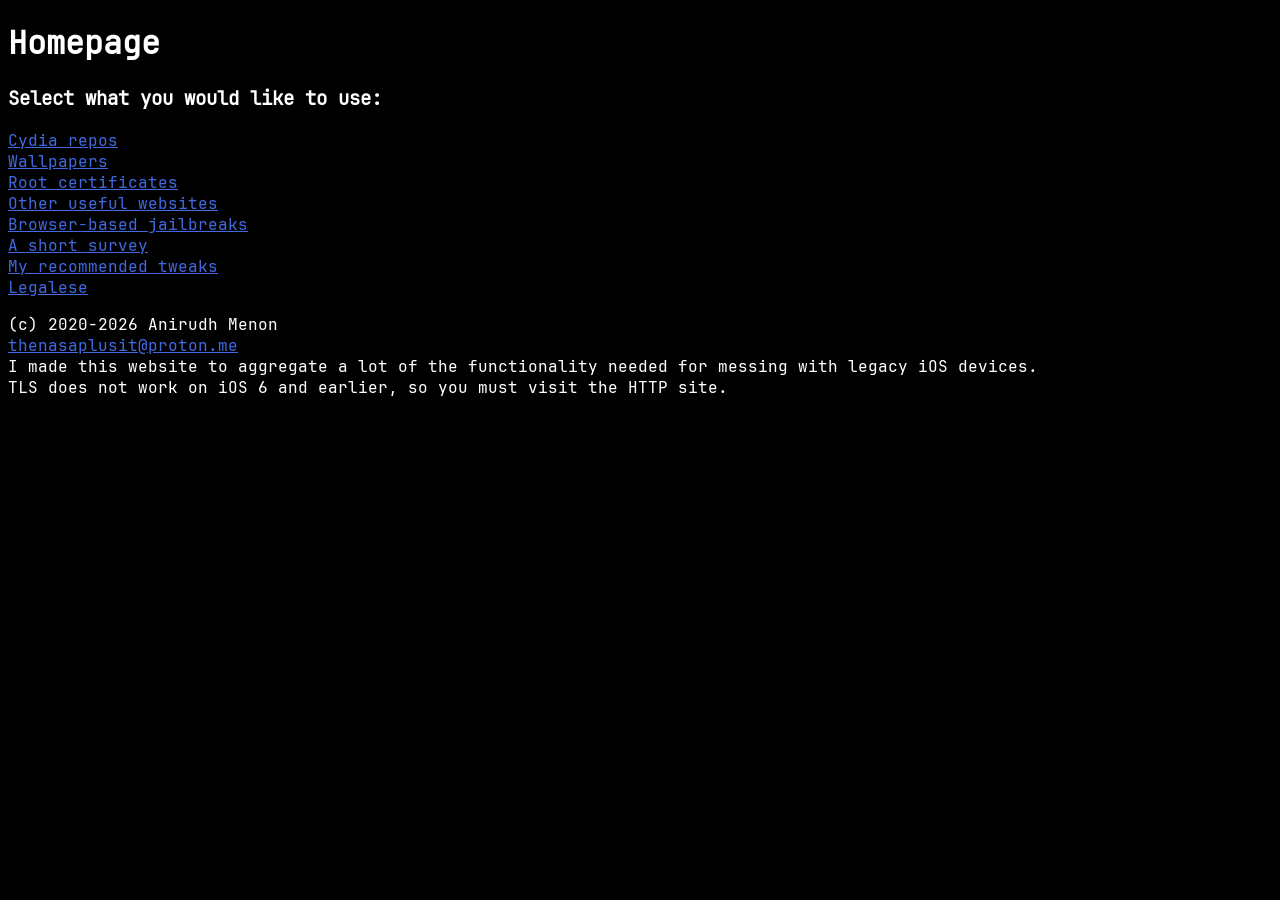
<file: index.html>
<!--
    Copyright (C) 2020-2026 Anirudh Menon
    This program is free software: you can redistribute it and/or modify it under the terms of the GNU General Public License as published by the Free Software Foundation, version 3.
    This program is distributed in the hope that it will be useful, but WITHOUT ANY WARRANTY; without even the implied warranty of MERCHANTABILITY or FITNESS FOR A PARTICULAR PURPOSE. See the GNU General Public License for more details.
    You should have received a copy of the GNU General Public License along with this program. If not, see <https://www.gnu.org/licenses/>.
-->

<!DOCTYPE html>
<html>

<head>
    <link rel="stylesheet" href="style.css">
    <title>Legacy-iOS-Hub: The one-stop shop for older iOS devices!</title>
    <meta name="viewport" content="width=device-width, initial-scale=1">
</head>

<body>
    <h1>Homepage</h1>
    <h3>Select what you would like to use:</h3>
    <nav>
        <a href="./repos.html">Cydia repos</a><br>
        <a href="./wallpapers.html">Wallpapers</a><br>
        <a href="./certificates.html">Root certificates</a><br>
        <a href="./websites.html">Other useful websites</a><br>
        <a href="./jailbreaks.html">Browser-based jailbreaks</a><br>
        <a href="./survey.html">A short survey</a><br>
        <a href="./recs.html">My recommended tweaks</a><br>
        <a href="./legal.html">Legalese</a><br>
    </nav>
    <footer>
        <p>(c) 2020-2026 Anirudh Menon<br>
            <a href="mailto:thenasaplusit@proton.me">thenasaplusit@proton.me</a><br>
            I made this website to aggregate a lot of the functionality needed for messing with legacy iOS devices.<br>
            TLS does not work on iOS 6 and earlier, so you must visit the HTTP site.
        </p>
    </footer>
</body>

</html>
</file>
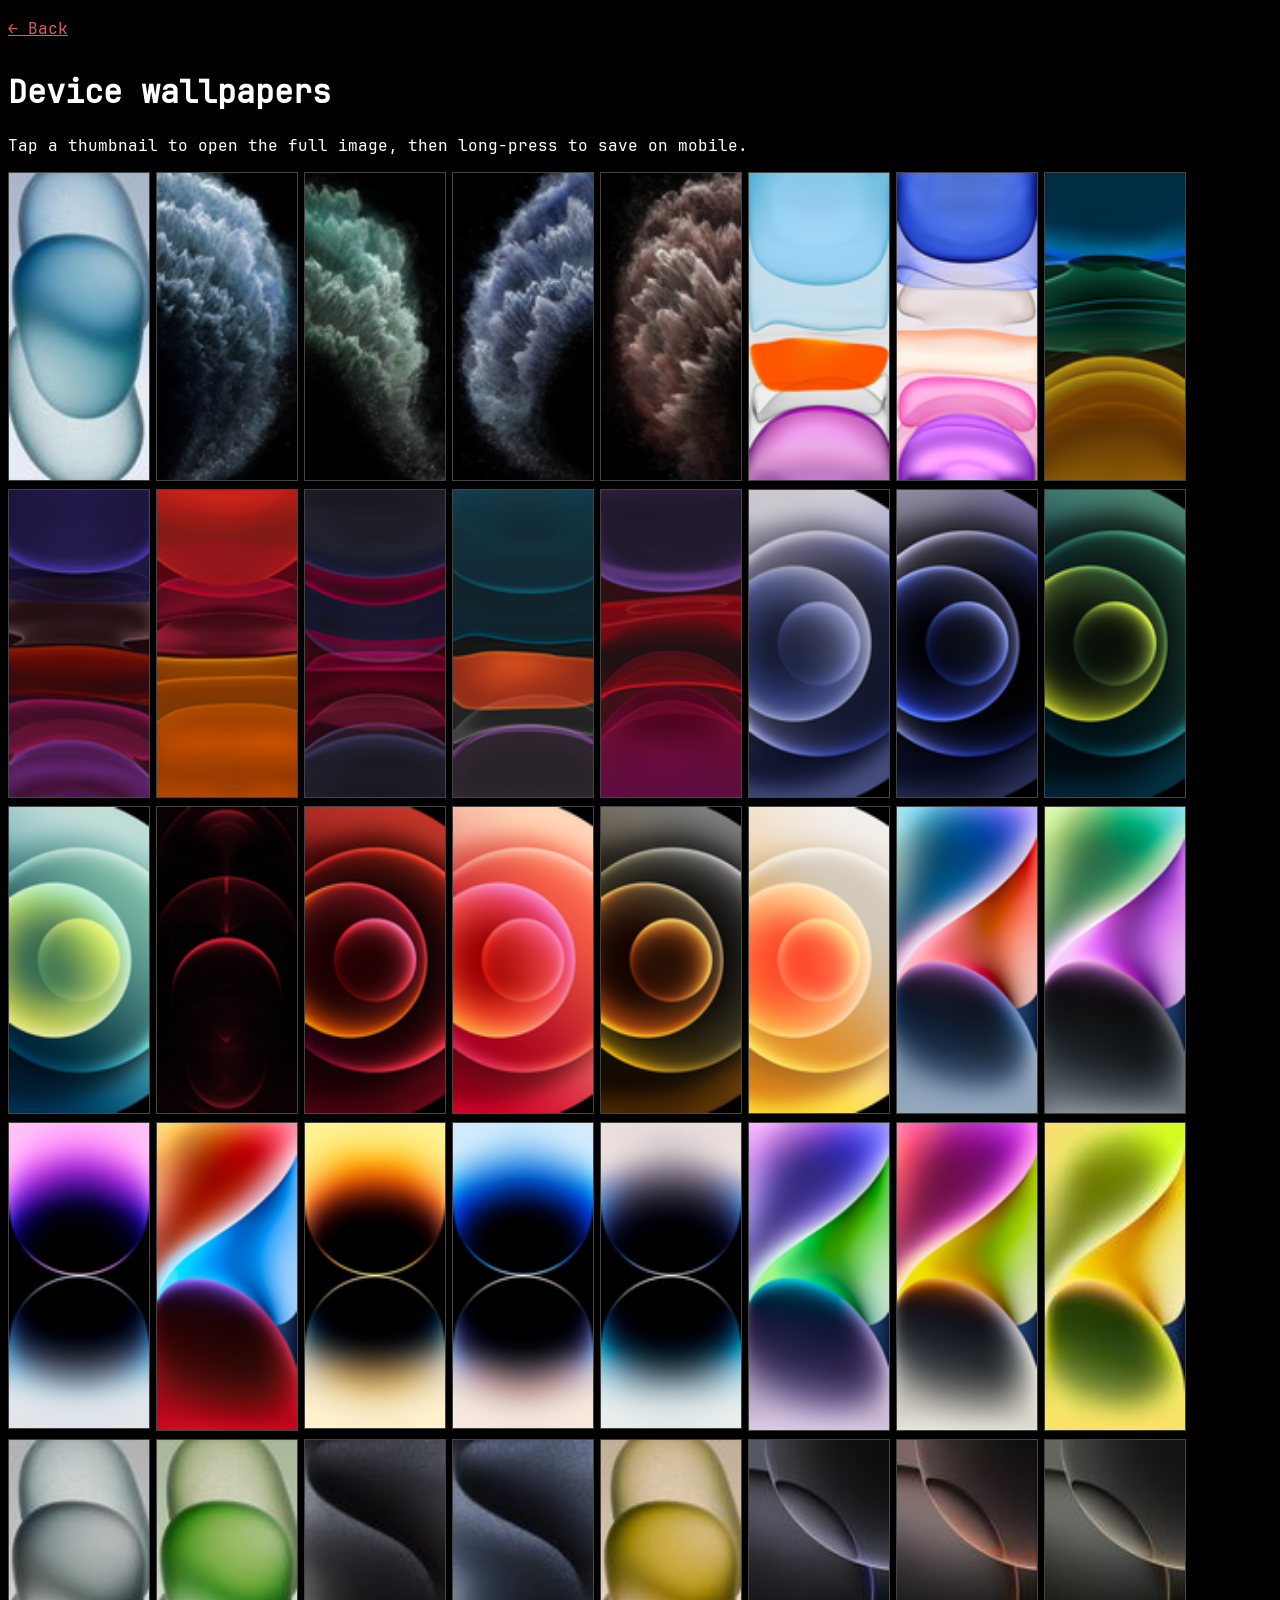
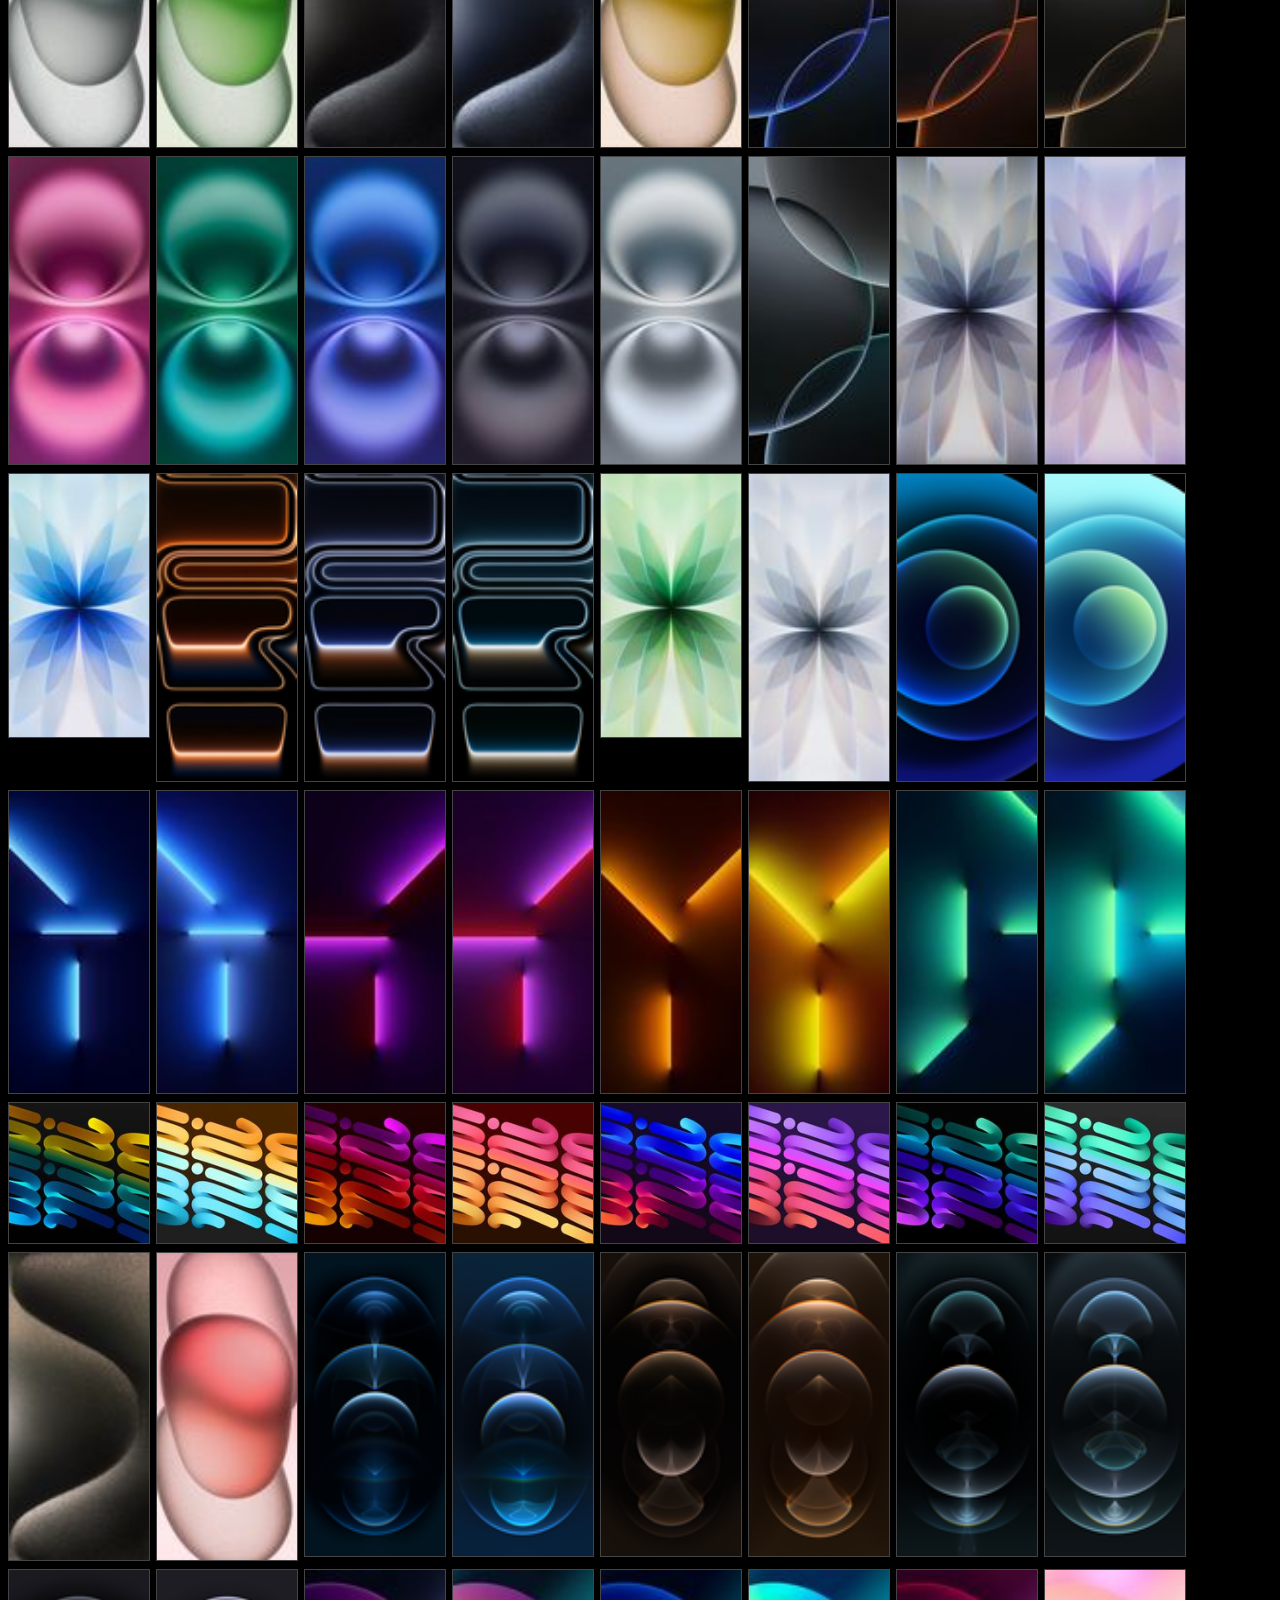
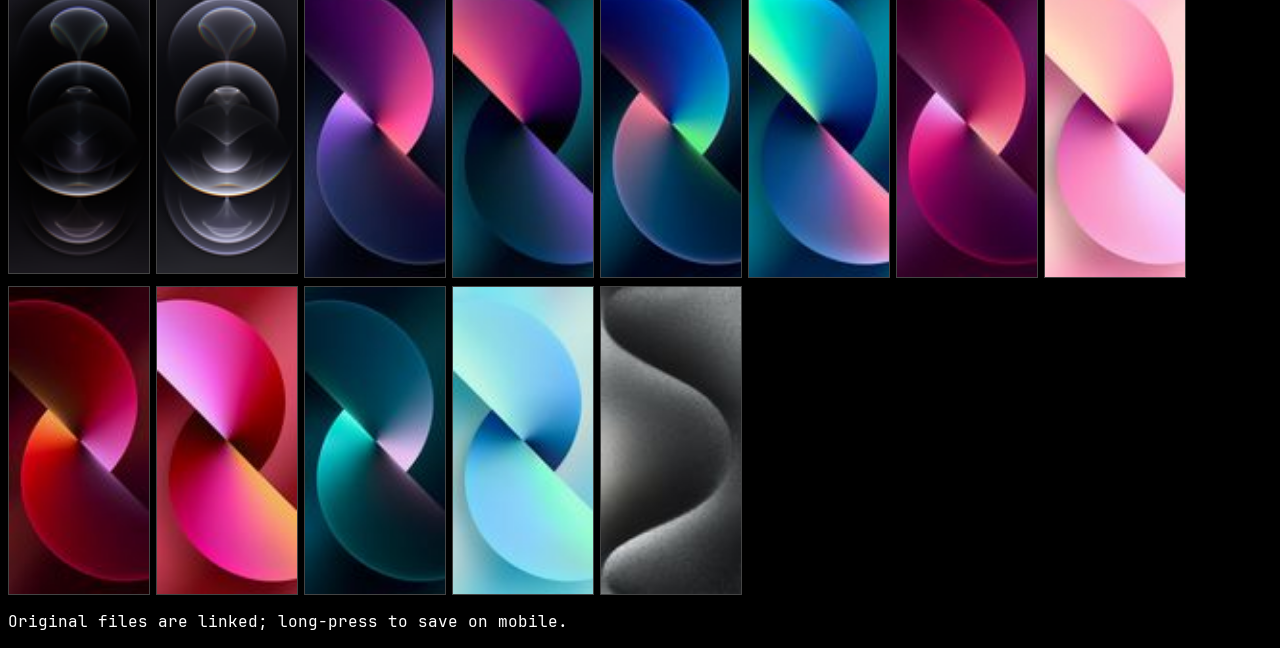
<file: wallpapers/aapl_device_wallpapers/index.html>
<!--
    Copyright (C) 2020-2026 Anirudh Menon
    This program is free software: you can redistribute it and/or modify it under the terms of the GNU General Public License as published by the Free Software Foundation, version 3.
    This program is distributed in the hope that it will be useful, but WITHOUT ANY WARRANTY; without even the implied warranty of MERCHANTABILITY or FITNESS FOR A PARTICULAR PURPOSE. See the GNU General Public License for more details.
    You should have received a copy of the GNU General Public License along with this program. If not, see <https://www.gnu.org/licenses/>.
-->

<!DOCTYPE html>
<html>

<head>
        <meta charset="utf-8">
        <link rel="stylesheet" href="../../style.css">
        <title>Device wallpapers</title>
        <style>
                .gallery {
                        display: flex;
                        flex-wrap: wrap;
                        gap: 8px;
                }

                .gallery a {
                        display: block;
                        width: 140px;
                }

                .gallery img {
                        width: 100%;
                        height: auto;
                        display: block;
                        border: 1px solid #444;
                }
        </style>
        <meta name="viewport" content="width=device-width, initial-scale=1">
</head>

<body>
    <a class="back-button" href="../../wallpapers.html">&larr; Back</a>
        <header>
                <h1>Device wallpapers</h1>
                <p>Tap a thumbnail to open the full image, then long-press to save on mobile.</p>
        </header>

        <div class="gallery">
                <a href="Blue-iPhone-15-wallpaper.jpg"><img src="thumbs/Blue-iPhone-15-wallpaper.jpg"
                                alt="Blue-iPhone-15-wallpaper"></a>
                <a href="iPhone-11-Pro-stock-wallpaper-via-AR72014-blue.png"><img
                                src="thumbs/iPhone-11-Pro-stock-wallpaper-via-AR72014-blue.png"
                                alt="iPhone-11-Pro-blue"></a>
                <a href="iPhone-11-Pro-stock-wallpaper-via-AR72014-green.png"><img
                                src="thumbs/iPhone-11-Pro-stock-wallpaper-via-AR72014-green.png"
                                alt="iPhone-11-Pro-green"></a>
                <a href="iPhone-11-Pro-stock-wallpaper-via-AR72014-purple.png"><img
                                src="thumbs/iPhone-11-Pro-stock-wallpaper-via-AR72014-purple.png"
                                alt="iPhone-11-Pro-purple"></a>
                <a href="iPhone-11-Pro-stock-wallpaper-via-AR72014-rose.png"><img
                                src="thumbs/iPhone-11-Pro-stock-wallpaper-via-AR72014-rose.png"
                                alt="iPhone-11-Pro-rose"></a>
                <a href="iPhone-11-Wallpaper-1-YTECHB.png"><img src="thumbs/iPhone-11-Wallpaper-1-YTECHB.png"
                                alt="iPhone-11-1"></a>
                <a href="iPhone-11-Wallpaper-2-YTECHB.png"><img src="thumbs/iPhone-11-Wallpaper-2-YTECHB.png"
                                alt="iPhone-11-2"></a>
                <a href="iPhone-11-Wallpaper-3-YTECHB.png"><img src="thumbs/iPhone-11-Wallpaper-3-YTECHB.png"
                                alt="iPhone-11-3"></a>
                <a href="iPhone-11-Wallpaper-4-YTECHB.png"><img src="thumbs/iPhone-11-Wallpaper-4-YTECHB.png"
                                alt="iPhone-11-4"></a>
                <a href="iPhone-11-Wallpaper-5-YTECHB.png"><img src="thumbs/iPhone-11-Wallpaper-5-YTECHB.png"
                                alt="iPhone-11-5"></a>
                <a href="iPhone-11-Wallpaper-6-YTECHB.png"><img src="thumbs/iPhone-11-Wallpaper-6-YTECHB.png"
                                alt="iPhone-11-6"></a>
                <a href="iPhone-11-Wallpaper-7-YTECHB.png"><img src="thumbs/iPhone-11-Wallpaper-7-YTECHB.png"
                                alt="iPhone-11-7"></a>
                <a href="iPhone-11-Wallpaper-8-YTECHB.png"><img src="thumbs/iPhone-11-Wallpaper-8-YTECHB.png"
                                alt="iPhone-11-8"></a>
                <a href="iPhone-12-back-light-wallpaper-710x1536.png"><img
                                src="thumbs/iPhone-12-back-light-wallpaper-710x1536.png" alt="iPhone-12-back-light"></a>
                <a href="iPhone-12-dark-black-wallpaper.png"><img src="thumbs/iPhone-12-dark-black-wallpaper.png"
                                alt="iPhone-12-dark-black"></a>
                <a href="iPhone-12-dark-green-wallpaper.png"><img src="thumbs/iPhone-12-dark-green-wallpaper.png"
                                alt="iPhone-12-dark-green"></a>
                <a href="iPhone-12-light-green-wallpaper.png"><img src="thumbs/iPhone-12-light-green-wallpaper.png"
                                alt="iPhone-12-light-green"></a>
                <a href="iPhone-12-Pro-wallpaper-idownloadblog-ar72014-product-red.png"><img
                                src="thumbs/iPhone-12-Pro-wallpaper-idownloadblog-ar72014-product-red.png"
                                alt="iPhone-12-pro-red"></a>
                <a href="iPhone-12-red-dark-wallpaper.png"><img src="thumbs/iPhone-12-red-dark-wallpaper.png"
                                alt="iPhone-12-red-dark"></a>
                <a href="iPhone-12-red-light-wallpaper.png"><img src="thumbs/iPhone-12-red-light-wallpaper.png"
                                alt="iPhone-12-red-light"></a>
                <a href="iPhone-12-white-dark-wallpaper.png"><img src="thumbs/iPhone-12-white-dark-wallpaper.png"
                                alt="iPhone-12-white-dark"></a>
                <a href="iPhone-12-white-light-wallpaper.png"><img src="thumbs/iPhone-12-white-light-wallpaper.png"
                                alt="iPhone-12-white-light"></a>
                <a href="iPhone-14-Blue-wallpaper.png"><img src="thumbs/iPhone-14-Blue-wallpaper.png"
                                alt="iPhone-14-blue"></a>
                <a href="iPhone-14-Midnight-wallpaper.png"><img src="thumbs/iPhone-14-Midnight-wallpaper.png"
                                alt="iPhone-14-midnight"></a>
                <a href="iPhone-14-Pro-Deep-Purple-wallpaper.png"><img
                                src="thumbs/iPhone-14-Pro-Deep-Purple-wallpaper.png"
                                alt="iPhone-14-pro-deep-purple"></a>
                <a href="iPhone-14-PRODUCT-RED-wallpaper.png"><img src="thumbs/iPhone-14-PRODUCT-RED-wallpaper.png"
                                alt="iPhone-14-product-red"></a>
                <a href="iPhone-14-Pro-Gold-wallpaper.png"><img src="thumbs/iPhone-14-Pro-Gold-wallpaper.png"
                                alt="iPhone-14-pro-gold"></a>
                <a href="iPhone-14-Pro-Silver-wallpaper.png"><img src="thumbs/iPhone-14-Pro-Silver-wallpaper.png"
                                alt="iPhone-14-pro-silver"></a>
                <a href="iPhone-14-Pro-Space-Black-wallpaper.png"><img
                                src="thumbs/iPhone-14-Pro-Space-Black-wallpaper.png"
                                alt="iPhone-14-pro-space-black"></a>
                <a href="iPhone-14-Purple-wallpaper.png"><img src="thumbs/iPhone-14-Purple-wallpaper.png"
                                alt="iPhone-14-purple"></a>
                <a href="iPhone-14-Starlight-wallpaper.png"><img src="thumbs/iPhone-14-Starlight-wallpaper.png"
                                alt="iPhone-14-starlight"></a>
                <a href="iPhone-14-Yellow-wallpaper.jpg"><img src="thumbs/iPhone-14-Yellow-wallpaper.jpg"
                                alt="iPhone-14-yellow"></a>
                <a href="iPhone-15-Black-wallpaper.jpg"><img src="thumbs/iPhone-15-Black-wallpaper.jpg"
                                alt="iPhone-15-black"></a>
                <a href="iPhone-15-Green-wallpaper.jpg"><img src="thumbs/iPhone-15-Green-wallpaper.jpg"
                                alt="iPhone-15-green"></a>
                <a href="iPhone-15-Pro-Black-Titanium-wallpaper.jpg"><img
                                src="thumbs/iPhone-15-Pro-Black-Titanium-wallpaper.jpg"
                                alt="iPhone-15-pro-black-titanium"></a>
                <a href="iPhone-15-Pro-Blue-Titanium-wallpaper.jpg"><img
                                src="thumbs/iPhone-15-Pro-Blue-Titanium-wallpaper.jpg"
                                alt="iPhone-15-pro-blue-titanium"></a>
                <a href="iPhone-15-Yellow-wallpaper.jpg"><img src="thumbs/iPhone-15-Yellow-wallpaper.jpg"
                                alt="iPhone-15-yellow"></a>
                <a href="iPhone-16-Black-wallpaper.jpeg"><img src="thumbs/iPhone-16-Black-wallpaper.jpeg"
                                alt="iPhone-16-black"></a>
                <a href="iPhone-16-Desert-Titanium-wallpaper.jpeg"><img
                                src="thumbs/iPhone-16-Desert-Titanium-wallpaper.jpeg"
                                alt="iPhone-16-desert-titanium"></a>
                <a href="iPhone-16-Natural-Titanium-wallpaper.jpeg"><img
                                src="thumbs/iPhone-16-Natural-Titanium-wallpaper.jpeg"
                                alt="iPhone-16-natural-titanium"></a>
                <a href="iPhone-16-Pink-wallpaper.jpeg"><img src="thumbs/iPhone-16-Pink-wallpaper.jpeg"
                                alt="iPhone-16-pink"></a>
                <a href="iPhone-16-Teal-wallpaper.jpeg"><img src="thumbs/iPhone-16-Teal-wallpaper.jpeg"
                                alt="iPhone-16-teal"></a>
                <a href="iPhone-16-Ultramarine-wallpaper.jpeg"><img src="thumbs/iPhone-16-Ultramarine-wallpaper.jpeg"
                                alt="iPhone-16-ultramarine"></a>
                <a href="iPhone-16-wallpaper-Black.jpeg"><img src="thumbs/iPhone-16-wallpaper-Black.jpeg"
                                alt="iPhone-16-black-variant"></a>
                <a href="iPhone-16-White-silver-wallpaper.jpeg"><img src="thumbs/iPhone-16-White-silver-wallpaper.jpeg"
                                alt="iPhone-16-white-silver"></a>
                <a href="iPhone-16-White-wallpaper.jpeg"><img src="thumbs/iPhone-16-White-wallpaper.jpeg"
                                alt="iPhone-16-white"></a>
                <a href="iPhone-17-Black.jpg"><img src="thumbs/iPhone-17-Black.jpg" alt="iPhone-17-black"></a>
                <a href="iPhone-17-Lavendar-wallpaper.jpg"><img src="thumbs/iPhone-17-Lavendar-wallpaper.jpg"
                                alt="iPhone-17-lavendar"></a>
                <a href="iPhone-17-Mist-Blue-wallpaper.jpg"><img src="thumbs/iPhone-17-Mist-Blue-wallpaper.jpg"
                                alt="iPhone-17-mist-blue"></a>
                <a href="iPhone-17-Pro-Cosmic-Orange.png"><img src="thumbs/iPhone-17-Pro-Cosmic-Orange.png"
                                alt="iPhone-17-pro-cosmic-orange"></a>
                <a href="iPhone-17-Pro-Deep-Blue.png"><img src="thumbs/iPhone-17-Pro-Deep-Blue.png"
                                alt="iPhone-17-pro-deep-blue"></a>
                <a href="iPhone-17-Pro-Silver.png"><img src="thumbs/iPhone-17-Pro-Silver.png"
                                alt="iPhone-17-pro-silver"></a>
                <a href="iPhone-17-Sage-wallpaper.jpg"><img src="thumbs/iPhone-17-Sage-wallpaper.jpg"
                                alt="iPhone-17-sage"></a>
                <a href="iPhone-17-White-wallpaper.jpg"><img src="thumbs/iPhone-17-White-wallpaper.jpg"
                                alt="iPhone-17-white"></a>
                <a href="iPhone-blue-dark-wallpaper.png"><img src="thumbs/iPhone-blue-dark-wallpaper.png"
                                alt="iPhone-blue-dark"></a>
                <a href="iPhone-blue-light-wallpaper.png"><img src="thumbs/iPhone-blue-light-wallpaper.png"
                                alt="iPhone-blue-light"></a>
                <a href="Light_Beams_Blue_Dark-iPhone-13-Pro-official-apple-wallpaper.jpg"><img
                                src="thumbs/Light_Beams_Blue_Dark-iPhone-13-Pro-official-apple-wallpaper.jpg"
                                alt="Light Beams Blue Dark"></a>
                <a href="Light_Beams_Blue_Light-iPhone-13-Pro-official-apple-wallpaper.jpg"><img
                                src="thumbs/Light_Beams_Blue_Light-iPhone-13-Pro-official-apple-wallpaper.jpg"
                                alt="Light Beams Blue Light"></a>
                <a href="Light_Beams_Dark_Gray_Dark-iPhone-13-Pro-official-apple-wallpaper.jpg"><img
                                src="thumbs/Light_Beams_Dark_Gray_Dark-iPhone-13-Pro-official-apple-wallpaper.jpg"
                                alt="Light Beams Dark Gray Dark"></a>
                <a href="Light_Beams_Dark_Gray_Light-iPhone-13-Pro-official-apple-wallpaper.jpg"><img
                                src="thumbs/Light_Beams_Dark_Gray_Light-iPhone-13-Pro-official-apple-wallpaper.jpg"
                                alt="Light Beams Dark Gray Light"></a>
                <a href="Light_Beams_Gold_Dark-iPhone-13-Pro-official-apple-wallpaper.jpg"><img
                                src="thumbs/Light_Beams_Gold_Dark-iPhone-13-Pro-official-apple-wallpaper.jpg"
                                alt="Light Beams Gold Dark"></a>
                <a href="Light_Beams_Gold_Light-iPhone-13-Pro-official-apple-wallpaper.jpg"><img
                                src="thumbs/Light_Beams_Gold_Light-iPhone-13-Pro-official-apple-wallpaper.jpg"
                                alt="Light Beams Gold Light"></a>
                <a href="Light_Beams_Silver_Dark-iPhone-13-Pro-official-apple-wallpaper.jpg"><img
                                src="thumbs/Light_Beams_Silver_Dark-iPhone-13-Pro-official-apple-wallpaper.jpg"
                                alt="Light Beams Silver Dark"></a>
                <a href="Light_Beams_Silver_Ligh-iPhone-13-Pro-official-apple-wallpaper.jpg"><img
                                src="thumbs/Light_Beams_Silver_Ligh-iPhone-13-Pro-official-apple-wallpaper.jpg"
                                alt="Light Beams Silver Light"></a>
                <a href="Mini_Gold_Dark-iPad-mini-6-official-apple-wallpaper.jpg"><img
                                src="thumbs/Mini_Gold_Dark-iPad-mini-6-official-apple-wallpaper.jpg"
                                alt="Mini Gold Dark"></a>
                <a href="Mini_Gold_Light-iPad-mini-6-official-apple-wallpaper.jpg"><img
                                src="thumbs/Mini_Gold_Light-iPad-mini-6-official-apple-wallpaper.jpg"
                                alt="Mini Gold Light"></a>
                <a href="Mini_Pink_Dark-iPad-mini-6-official-apple-wallpaper.jpg"><img
                                src="thumbs/Mini_Pink_Dark-iPad-mini-6-official-apple-wallpaper.jpg"
                                alt="Mini Pink Dark"></a>
                <a href="Mini_Pink_Light-iPad-mini-6-official-apple-wallpaperjpg.jpg"><img
                                src="thumbs/Mini_Pink_Light-iPad-mini-6-official-apple-wallpaperjpg.jpg"
                                alt="Mini Pink Light"></a>
                <a href="Mini_Purple_Dark-iPad-mini-6-official-apple-wallpaper.jpg"><img
                                src="thumbs/Mini_Purple_Dark-iPad-mini-6-official-apple-wallpaper.jpg"
                                alt="Mini Purple Dark"></a>
                <a href="Mini_Purple_Light-iPad-mini-6-official-apple-wallpaper.jpg"><img
                                src="thumbs/Mini_Purple_Light-iPad-mini-6-official-apple-wallpaper.jpg"
                                alt="Mini Purple Light"></a>
                <a href="Mini_SpaceGrey_Dark-iPad-mini-6-official-apple-wallpaper.jpg"><img
                                src="thumbs/Mini_SpaceGrey_Dark-iPad-mini-6-official-apple-wallpaper.jpg"
                                alt="Mini SpaceGrey Dark"></a>
                <a href="Mini_SpaceGrey_Light-iPad-mini-6-official-apple-wallpaper.jpg"><img
                                src="thumbs/Mini_SpaceGrey_Light-iPad-mini-6-official-apple-wallpaper.jpg"
                                alt="Mini SpaceGrey Light"></a>
                <a href="Natural-Titanium-iPhone-15-Pro-wallpaper.jpg"><img
                                src="thumbs/Natural-Titanium-iPhone-15-Pro-wallpaper.jpg" alt="Natural Titanium"></a>
                <a href="Pink-iPhone-15-wallpaper.jpg"><img src="thumbs/Pink-iPhone-15-wallpaper.jpg"
                                alt="Pink iPhone 15"></a>
                <a href="Resonance_Blue_Dark-428w-926h@3xiphone.png"><img
                                src="thumbs/Resonance_Blue_Dark-428w-926h@3xiphone.png" alt="Resonance Blue Dark"></a>
                <a href="Resonance_Blue_Light-428w-926h@3xiphone.png"><img
                                src="thumbs/Resonance_Blue_Light-428w-926h@3xiphone.png" alt="Resonance Blue Light"></a>
                <a href="Resonance_Gold_Dark-428w-926h@3xiphone.png"><img
                                src="thumbs/Resonance_Gold_Dark-428w-926h@3xiphone.png" alt="Resonance Gold Dark"></a>
                <a href="Resonance_Gold_Light-428w-926h@3xiphone.png"><img
                                src="thumbs/Resonance_Gold_Light-428w-926h@3xiphone.png" alt="Resonance Gold Light"></a>
                <a href="Resonance_Silver_Dark-428w-926h@3xiphone.png"><img
                                src="thumbs/Resonance_Silver_Dark-428w-926h@3xiphone.png"
                                alt="Resonance Silver Dark"></a>
                <a href="Resonance_Silver_Light-428w-926h@3xiphone.png"><img
                                src="thumbs/Resonance_Silver_Light-428w-926h@3xiphone.png"
                                alt="Resonance Silver Light"></a>
                <a href="Resonance_Space_Gray_Dark-428w-926h@3xiphone.png"><img
                                src="thumbs/Resonance_Space_Gray_Dark-428w-926h@3xiphone.png"
                                alt="Resonance Space Gray Dark"></a>
                <a href="Resonance_Space_Gray_Light-428w-926h@3xiphone.png"><img
                                src="thumbs/Resonance_Space_Gray_Light-428w-926h@3xiphone.png"
                                alt="Resonance Space Gray Light"></a>
                <a href="Twist_Black_Dark-iPhone-13-official-Apple-Wallpaper.jpg"><img
                                src="thumbs/Twist_Black_Dark-iPhone-13-official-Apple-Wallpaper.jpg"
                                alt="Twist Black Dark"></a>
                <a href="Twist_Black_Light-iPhone-13-official-Apple-Wallpaper.jpg"><img
                                src="thumbs/Twist_Black_Light-iPhone-13-official-Apple-Wallpaper.jpg"
                                alt="Twist Black Light"></a>
                <a href="Twist_Blue_Dark-iPhone-13-official-Apple-Wallpaper.jpg"><img
                                src="thumbs/Twist_Blue_Dark-iPhone-13-official-Apple-Wallpaper.jpg"
                                alt="Twist Blue Dark"></a>
                <a href="Twist_Blue_Light-iPhone-13-official-Apple-Wallpaperjpg.jpg"><img
                                src="thumbs/Twist_Blue_Light-iPhone-13-official-Apple-Wallpaperjpg.jpg"
                                alt="Twist Blue Light"></a>
                <a href="Twist_Pink_Dark-iPhone-13-official-Apple-Wallpaper.jpg"><img
                                src="thumbs/Twist_Pink_Dark-iPhone-13-official-Apple-Wallpaper.jpg"
                                alt="Twist Pink Dark"></a>
                <a href="Twist_Pink_Light-iPhone-13-official-Apple-Wallpaper.jpg"><img
                                src="thumbs/Twist_Pink_Light-iPhone-13-official-Apple-Wallpaper.jpg"
                                alt="Twist Pink Light"></a>
                <a href="Twist_Red_Dark-iPhone-13-official-Apple-Wallpaper.jpg"><img
                                src="thumbs/Twist_Red_Dark-iPhone-13-official-Apple-Wallpaper.jpg"
                                alt="Twist Red Dark"></a>
                <a href="Twist_Red_Light-iPhone-13-official-Apple-Wallpaper.jpg"><img
                                src="thumbs/Twist_Red_Light-iPhone-13-official-Apple-Wallpaper.jpg"
                                alt="Twist Red Light"></a>
                <a href="Twist_White_Dark-iPhone-13-official-Apple-Wallpaper.jpg"><img
                                src="thumbs/Twist_White_Dark-iPhone-13-official-Apple-Wallpaper.jpg"
                                alt="Twist White Dark"></a>
                <a href="Twist_White_Light-iPhone-13-official-Apple-Wallpaper.jpg"><img
                                src="thumbs/Twist_White_Light-iPhone-13-official-Apple-Wallpaper.jpg"
                                alt="Twist White Light"></a>
                <a href="White-Titanium-iPhone-15-Pro-wallpaper.jpg"><img
                                src="thumbs/White-Titanium-iPhone-15-Pro-wallpaper.jpg"
                                alt="White Titanium iPhone 15 Pro"></a>
        </div>

        <footer>
                <p>Original files are linked; long-press to save on mobile.</p>
        </footer>
</body>

</html>
</file>
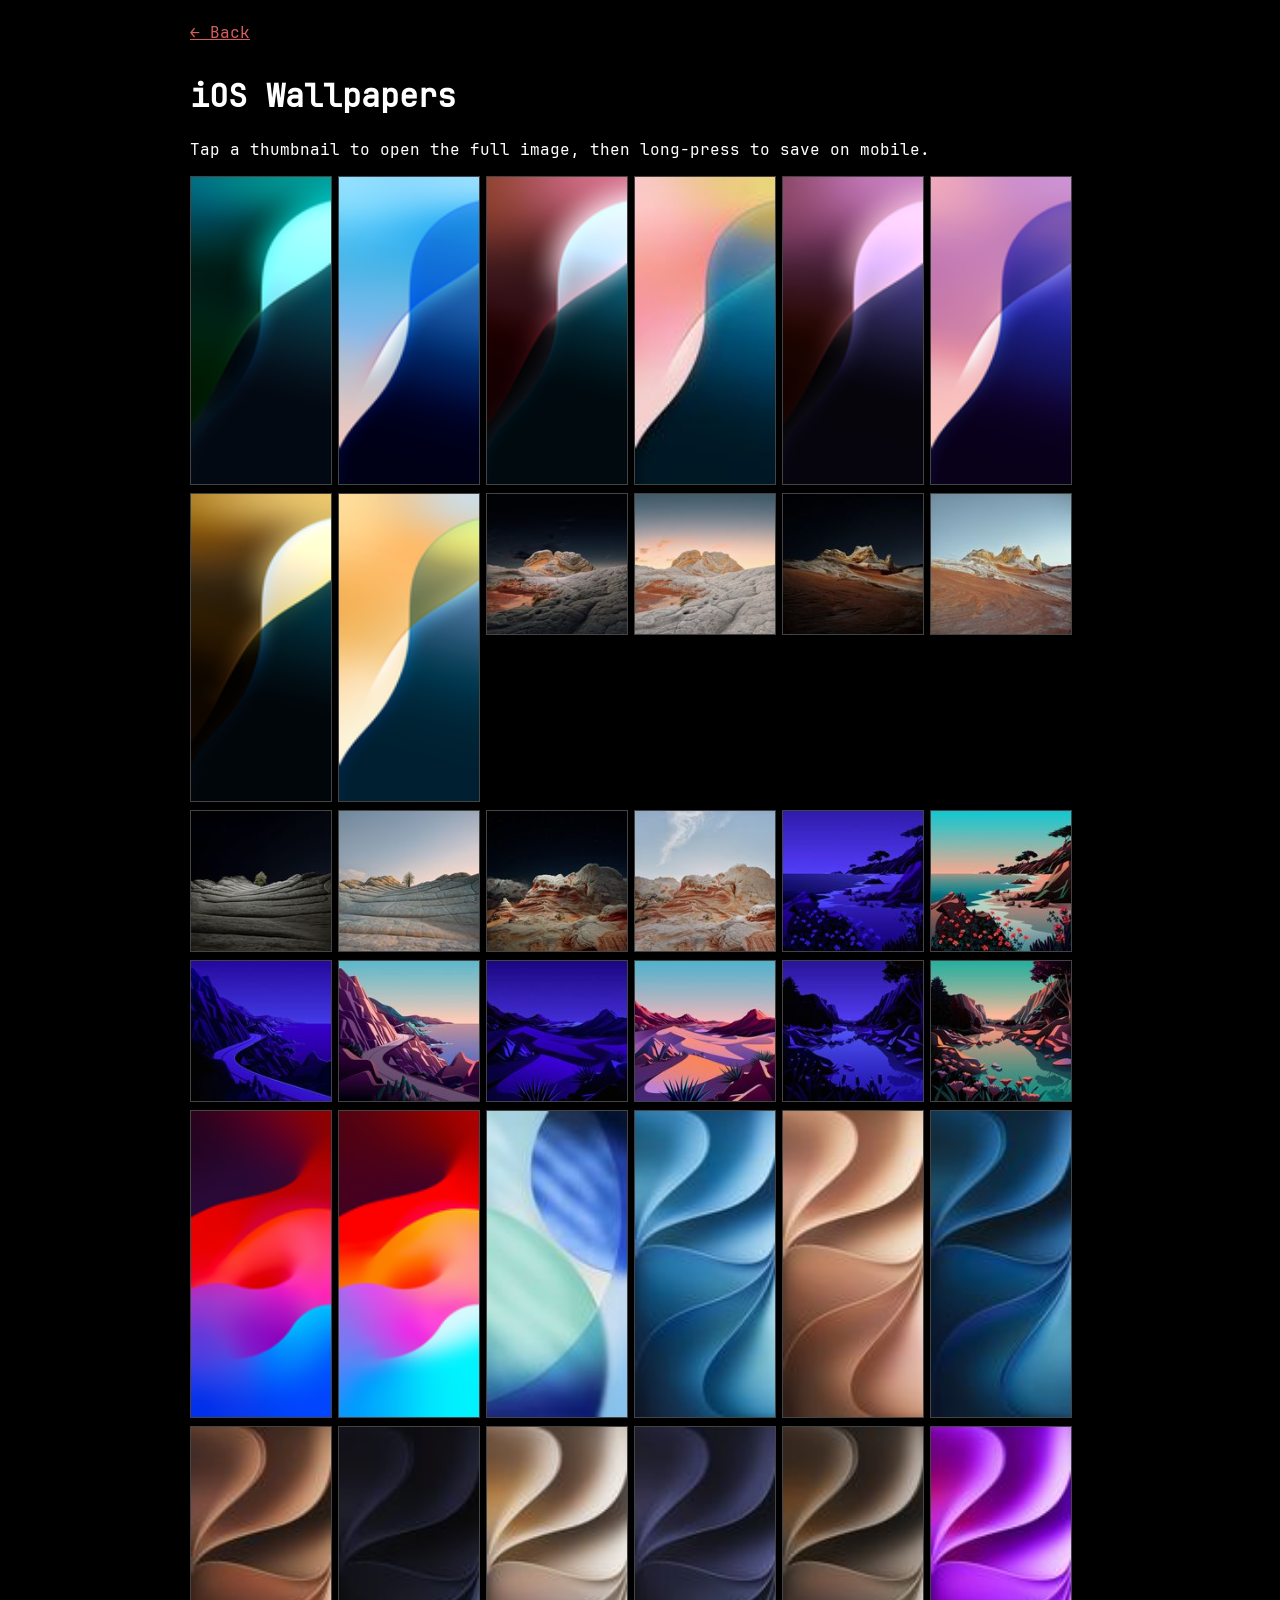
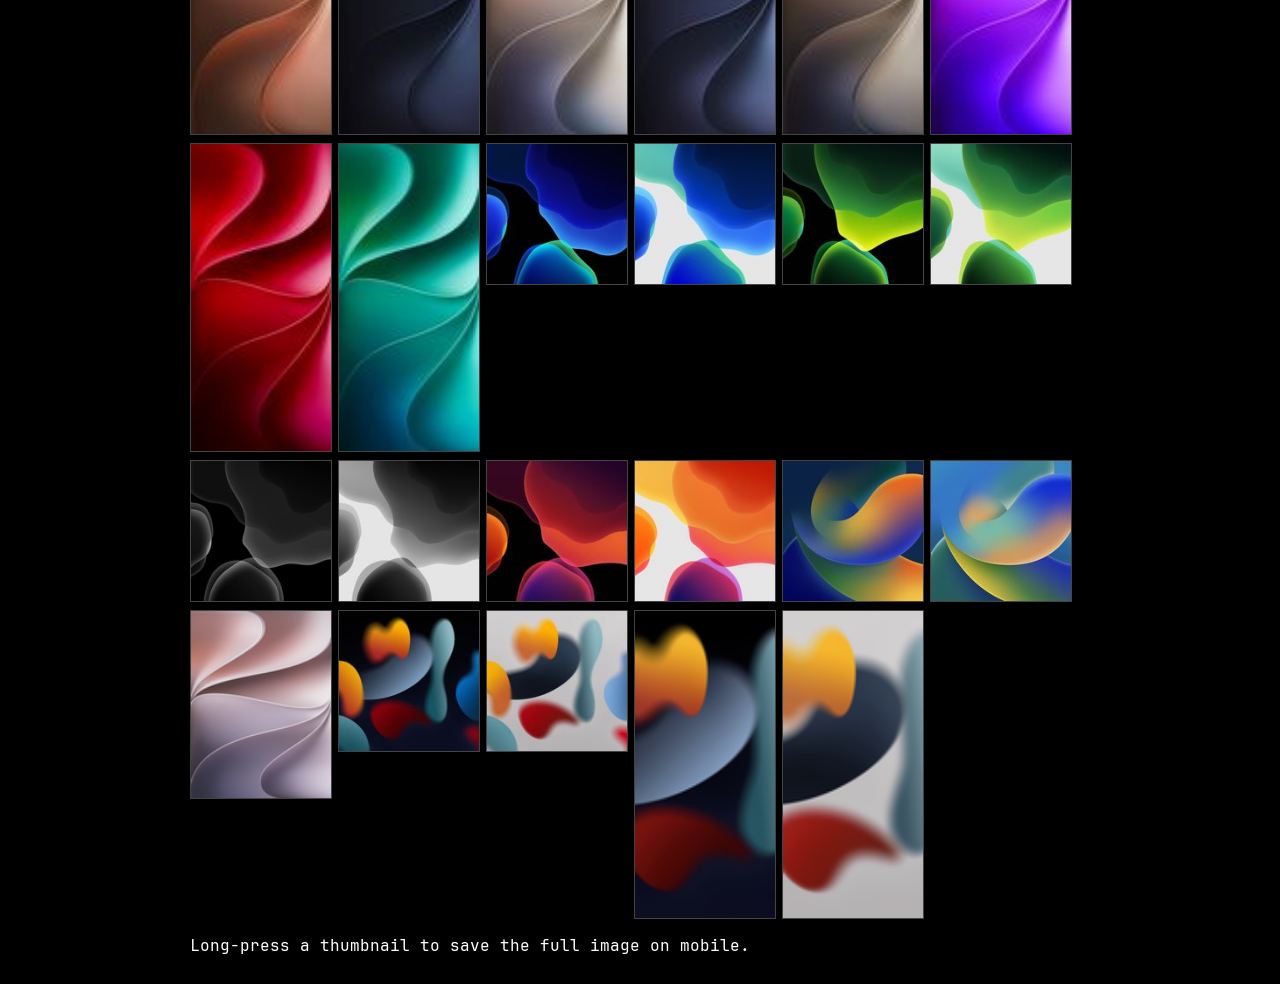
<file: wallpapers/aapl_os_wallpapers/index.html>
<!--
    Copyright (C) 2020-2026 Anirudh Menon
    This program is free software: you can redistribute it and/or modify it under the terms of the GNU General Public License as published by the Free Software Foundation, version 3.
    This program is distributed in the hope that it will be useful, but WITHOUT ANY WARRANTY; without even the implied warranty of MERCHANTABILITY or FITNESS FOR A PARTICULAR PURPOSE. See the GNU General Public License for more details.
    You should have received a copy of the GNU General Public License along with this program. If not, see <https://www.gnu.org/licenses/>.
-->

<!DOCTYPE html>
<html>

<head>
        <meta charset="utf-8">
        <link rel="stylesheet" href="../../style.css">
        <meta name="viewport" content="width=device-width, initial-scale=1">
        <title>iOS wallpapers</title>
        <style>
                body {
                        max-width: 900px;
                        margin: 0 auto;
                        padding: 12px;
                }

                .gallery {
                        display: flex;
                        flex-wrap: wrap;
                        gap: 8px;
                }

                .gallery a {
                        display: block;
                        width: 140px;
                }

                .gallery img {
                        width: 100%;
                        height: auto;
                        display: block;
                        border: 1px solid #444;
                }

                header {
                        margin-bottom: 12px;
                }
        </style>
</head>

<body>
    <a class="back-button" href="../../wallpapers.html">&larr; Back</a>
        <header>
                <h1>iOS Wallpapers</h1>
                <p>Tap a thumbnail to open the full image, then long-press to save on mobile.</p>
        </header>

        <div class="gallery">
                <a href="Azure-Dark-iOS-18-wallpaper.png"><img src="thumbs/Azure-Dark-iOS-18-wallpaper.png"
                                alt="Azure Dark iOS 18 wallpaper"></a>
                <a href="Azure-Light-iOS-18-wallpaper.png"><img src="thumbs/Azure-Light-iOS-18-wallpaper.png"
                                alt="Azure Light iOS 18 wallpaper"></a>
                <a href="Pink-Dark-iOS-18-wallpaper.png"><img src="thumbs/Pink-Dark-iOS-18-wallpaper.png"
                                alt="Pink Dark iOS 18 wallpaper"></a>
                <a href="Pink-Light-iOS-18-wallpaper.jpeg"><img src="thumbs/Pink-Light-iOS-18-wallpaper.jpeg"
                                alt="Pink Light iOS 18 wallpaper"></a>
                <a href="Purple-Dark-iOS-18-wallpaper.png"><img src="thumbs/Purple-Dark-iOS-18-wallpaper.png"
                                alt="Purple Dark iOS 18 wallpaper"></a>
                <a href="Purple-Light-iOS-18-wallpaper.png"><img src="thumbs/Purple-Light-iOS-18-wallpaper.png"
                                alt="Purple Light iOS 18 wallpaper"></a>
                <a href="Yellow-Dark-iOS-18-wallpaper.png"><img src="thumbs/Yellow-Dark-iOS-18-wallpaper.png"
                                alt="Yellow Dark iOS 18 wallpaper"></a>
                <a href="Yellow-Light-iOS-18-wallpaper.png"><img src="thumbs/Yellow-Light-iOS-18-wallpaper.png"
                                alt="Yellow Light iOS 18 wallpaper"></a>
                <a href="iOS-14.2-wallpaper-Desert-Dome-Dark-Mode.jpg"><img
                                src="thumbs/iOS-14.2-wallpaper-Desert-Dome-Dark-Mode.jpg"
                                alt="iOS 14.2 wallpaper Desert Dome Dark Mode"></a>
                <a href="iOS-14.2-wallpaper-Desert-Dome-Light-Mode.jpg"><img
                                src="thumbs/iOS-14.2-wallpaper-Desert-Dome-Light-Mode.jpg"
                                alt="iOS 14.2 wallpaper Desert Dome Light Mode"></a>
                <a href="iOS-14.2-wallpaper-Desert-Peak-Dark-Mode.jpg"><img
                                src="thumbs/iOS-14.2-wallpaper-Desert-Peak-Dark-Mode.jpg"
                                alt="iOS 14.2 wallpaper Desert Peak Dark Mode"></a>
                <a href="iOS-14.2-wallpaper-Desert-Peak-Light-Mode.jpg"><img
                                src="thumbs/iOS-14.2-wallpaper-Desert-Peak-Light-Mode.jpg"
                                alt="iOS 14.2 wallpaper Desert Peak Light Mode"></a>
                <a href="iOS-14.2-wallpaper-Desert-Tree-Dark-Mode.jpg"><img
                                src="thumbs/iOS-14.2-wallpaper-Desert-Tree-Dark-Mode.jpg"
                                alt="iOS 14.2 wallpaper Desert Tree Dark Mode"></a>
                <a href="iOS-14.2-wallpaper-Desert-Tree-Light-Mode.jpg"><img
                                src="thumbs/iOS-14.2-wallpaper-Desert-Tree-Light-Mode.jpg"
                                alt="iOS 14.2 wallpaper Desert Tree Light Mode"></a>
                <a href="iOS-14.2-wallpaper-Desert-Valley-Dark-Mode.jpg"><img
                                src="thumbs/iOS-14.2-wallpaper-Desert-Valley-Dark-Mode.jpg"
                                alt="iOS 14.2 wallpaper Desert Valley Dark Mode"></a>
                <a href="iOS-14.2-wallpaper-Desert-Valley-Light-Mode.jpg"><img
                                src="thumbs/iOS-14.2-wallpaper-Desert-Valley-Light-Mode.jpg"
                                alt="iOS 14.2 wallpaper Desert Valley Light Mode"></a>
                <a href="iOS-14.2-wallpaper-LAke-The-Beach-Dark-Mode.jpg"><img
                                src="thumbs/iOS-14.2-wallpaper-LAke-The-Beach-Dark-Mode.jpg"
                                alt="iOS 14.2 wallpaper LAke The Beach Dark Mode"></a>
                <a href="iOS-14.2-wallpaper-LAke-The-Beach-Light-Mode.jpg"><img
                                src="thumbs/iOS-14.2-wallpaper-LAke-The-Beach-Light-Mode.jpg"
                                alt="iOS 14.2 wallpaper LAke The Beach Light Mode"></a>
                <a href="iOS-14.2-wallpaper-LAke-The-Cliff-Dark-Mode.jpg"><img
                                src="thumbs/iOS-14.2-wallpaper-LAke-The-Cliff-Dark-Mode.jpg"
                                alt="iOS 14.2 wallpaper LAke The Cliff Dark Mode"></a>
                <a href="iOS-14.2-wallpaper-LAke-The-Cliff-Light-Mode.jpg"><img
                                src="thumbs/iOS-14.2-wallpaper-LAke-The-Cliff-Light-Mode.jpg"
                                alt="iOS 14.2 wallpaper LAke The Cliff Light Mode"></a>
                <a href="iOS-14.2-wallpaper-LAke-The-Desert-Dark-Mode.jpg"><img
                                src="thumbs/iOS-14.2-wallpaper-LAke-The-Desert-Dark-Mode.jpg"
                                alt="iOS 14.2 wallpaper LAke The Desert Dark Mode"></a>
                <a href="iOS-14.2-wallpaper-LAke-The-Desert-Light-Mode.jpg"><img
                                src="thumbs/iOS-14.2-wallpaper-LAke-The-Desert-Light-Mode.jpg"
                                alt="iOS 14.2 wallpaper LAke The Desert Light Mode"></a>
                <a href="iOS-14.2-wallpaper-LAke-The-LAke-Dark-Mode.jpg"><img
                                src="thumbs/iOS-14.2-wallpaper-LAke-The-LAke-Dark-Mode.jpg"
                                alt="iOS 14.2 wallpaper LAke The LAke Dark Mode"></a>
                <a href="iOS-14.2-wallpaper-LAke-The-LAke-Light-Mode.jpg"><img
                                src="thumbs/iOS-14.2-wallpaper-LAke-The-LAke-Light-Mode.jpg"
                                alt="iOS 14.2 wallpaper LAke The LAke Light Mode"></a>
                <a href="iOS-17-Dark-by-@iSWUpdates.png"><img src="thumbs/iOS-17-Dark-by-@iSWUpdates.png"
                                alt="iOS 17 Dark by @iSWUpdates"></a>
                <a href="iOS-17-Light-by-@iSWUpdates.png"><img src="thumbs/iOS-17-Light-by-@iSWUpdates.png"
                                alt="iOS 17 Light by @iSWUpdates"></a>
                <a href="iOS-26-Wallpaper-by-iSpazio-for-iPhone.jpg"><img
                                src="thumbs/iOS-26-Wallpaper-by-iSpazio-for-iPhone.jpg"
                                alt="iOS 26 Wallpaper by iSpazio for iPhone"></a>
                <a href="iOS-27-wallpaper-Blue.jpg"><img src="thumbs/iOS-27-wallpaper-Blue.jpg"
                                alt="iOS 27 wallpaper Blue"></a>
                <a href="iOS-27-wallpaper-Brown.jpg"><img src="thumbs/iOS-27-wallpaper-Brown.jpg"
                                alt="iOS 27 wallpaper Brown"></a>
                <a href="iOS-27-wallpaper-Dark-Blue.jpg"><img src="thumbs/iOS-27-wallpaper-Dark-Blue.jpg"
                                alt="iOS 27 wallpaper Dark Blue"></a>
                <a href="iOS-27-wallpaper-Dark-Brown.jpg"><img src="thumbs/iOS-27-wallpaper-Dark-Brown.jpg"
                                alt="iOS 27 wallpaper Dark Brown"></a>
                <a href="iOS-27-wallpaper-Dark-Ink.jpg"><img src="thumbs/iOS-27-wallpaper-Dark-Ink.jpg"
                                alt="iOS 27 wallpaper Dark Ink"></a>
                <a href="iOS-27-wallpaper-Gold.jpg"><img src="thumbs/iOS-27-wallpaper-Gold.jpg"
                                alt="iOS 27 wallpaper Gold"></a>
                <a href="iOS-27-wallpaper-Ink.jpg"><img src="thumbs/iOS-27-wallpaper-Ink.jpg"
                                alt="iOS 27 wallpaper Ink"></a>
                <a href="iOS-27-wallpaper-Mud.jpg"><img src="thumbs/iOS-27-wallpaper-Mud.jpg"
                                alt="iOS 27 wallpaper Mud"></a>
                <a href="iOS-27-wallpaper-Purple.jpg"><img src="thumbs/iOS-27-wallpaper-Purple.jpg"
                                alt="iOS 27 wallpaper Purple"></a>
                <a href="iOS-27-wallpaper-Red.jpg"><img src="thumbs/iOS-27-wallpaper-Red.jpg"
                                alt="iOS 27 wallpaper Red"></a>
                <a href="iOS-27-wallpaper-Teal.jpg"><img src="thumbs/iOS-27-wallpaper-Teal.jpg"
                                alt="iOS 27 wallpaper Teal"></a>
                <a href="iOS13_BlueDark_FlareZephyr.jpeg"><img src="thumbs/iOS13_BlueDark_FlareZephyr.jpeg"
                                alt="iOS13 BlueDark FlareZephyr"></a>
                <a href="iOS13_BlueWhite_FlareZephyr.jpeg"><img src="thumbs/iOS13_BlueWhite_FlareZephyr.jpeg"
                                alt="iOS13 BlueWhite FlareZephyr"></a>
                <a href="iOS13_GreenDark_FlareZephyr.jpeg"><img src="thumbs/iOS13_GreenDark_FlareZephyr.jpeg"
                                alt="iOS13 GreenDark FlareZephyr"></a>
                <a href="iOS13_GreenWhite_FlareZephyr.jpeg"><img src="thumbs/iOS13_GreenWhite_FlareZephyr.jpeg"
                                alt="iOS13 GreenWhite FlareZephyr"></a>
                <a href="iOS13_GreyDark_FlareZephyr.jpeg"><img src="thumbs/iOS13_GreyDark_FlareZephyr.jpeg"
                                alt="iOS13 GreyDark FlareZephyr"></a>
                <a href="iOS13_GreyWhite_FlareZephyr.jpeg"><img src="thumbs/iOS13_GreyWhite_FlareZephyr.jpeg"
                                alt="iOS13 GreyWhite FlareZephyr"></a>
                <a href="iOS13_RedDark_FlareZephyr.jpeg"><img src="thumbs/iOS13_RedDark_FlareZephyr.jpeg"
                                alt="iOS13 RedDark FlareZephyr"></a>
                <a href="iOS13_RedWhite_FlareZephyr.jpeg"><img src="thumbs/iOS13_RedWhite_FlareZephyr.jpeg"
                                alt="iOS13 RedWhite FlareZephyr"></a>
                <a href="iPadOS-16-wallpaper-from-WWDC-2022-Dark-Mode.jpg"><img
                                src="thumbs/iPadOS-16-wallpaper-from-WWDC-2022-Dark-Mode.jpg"
                                alt="iPadOS 16 wallpaper from WWDC 2022 Dark Mode"></a>
                <a href="iPadOS-16-wallpaper-from-WWDC-2022.jpg"><img
                                src="thumbs/iPadOS-16-wallpaper-from-WWDC-2022.jpg"
                                alt="iPadOS 16 wallpaper from WWDC 2022"></a>
                <a href="iPadOS-27-wallpaper-Slate-Gray.png"><img src="thumbs/iPadOS-27-wallpaper-Slate-Gray.png"
                                alt="iPadOS 27 wallpaper Slate Gray"></a>
                <a href="ios-15-iPad-wallpaper-from-ispazio-dark.jpg"><img
                                src="thumbs/ios-15-iPad-wallpaper-from-ispazio-dark.jpg"
                                alt="ios 15 iPad wallpaper from ispazio dark"></a>
                <a href="ios-15-iPad-wallpaper-from-ispazio.jpg"><img
                                src="thumbs/ios-15-iPad-wallpaper-from-ispazio.jpg"
                                alt="ios 15 iPad wallpaper from ispazio"></a>
                <a href="ios-15-iPhone-wallpaper-from-ispazio-dark.png"><img
                                src="thumbs/ios-15-iPhone-wallpaper-from-ispazio-dark.png"
                                alt="ios 15 iPhone wallpaper from ispazio dark"></a>
                <a href="ios-15-iPhone-wallpaper-from-ispazio.png"><img
                                src="thumbs/ios-15-iPhone-wallpaper-from-ispazio.png"
                                alt="ios 15 iPhone wallpaper from ispazio"></a>
        </div>

        <footer>
                <p>Long-press a thumbnail to save the full image on mobile.</p>
        </footer>
</body>

</html>
</file>
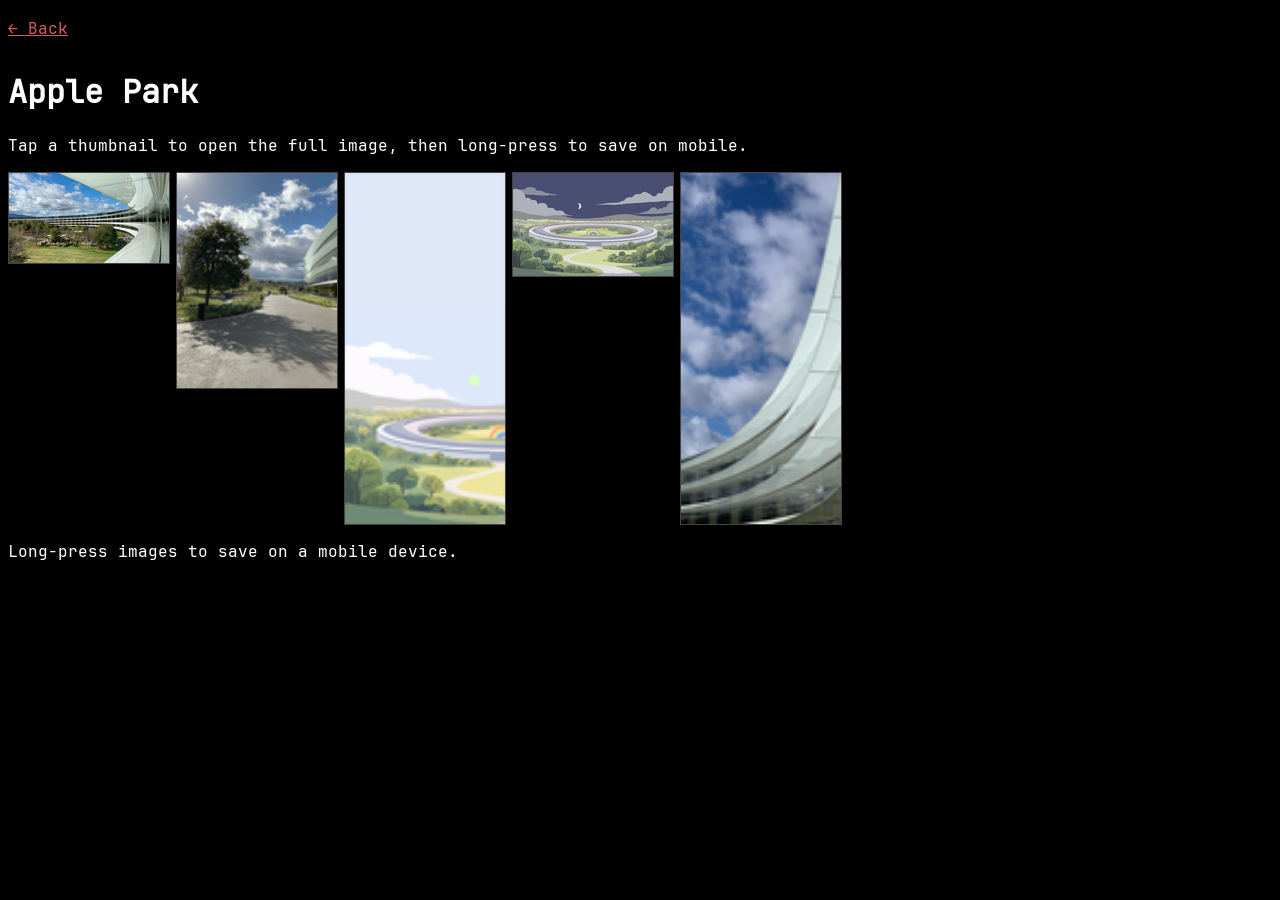
<file: wallpapers/aapl_park/index.html>
<!--
    Copyright (C) 2020-2026 Anirudh Menon
    This program is free software: you can redistribute it and/or modify it under the terms of the GNU General Public License as published by the Free Software Foundation, version 3.
    This program is distributed in the hope that it will be useful, but WITHOUT ANY WARRANTY; without even the implied warranty of MERCHANTABILITY or FITNESS FOR A PARTICULAR PURPOSE. See the GNU General Public License for more details.
    You should have received a copy of the GNU General Public License along with this program. If not, see <https://www.gnu.org/licenses/>.
-->

<!DOCTYPE html>
<html>

<head>
    <meta charset="utf-8">
    <link rel="stylesheet" href="../../style.css">
    <title>Apple Park wallpapers</title>
    <style>
        .gallery {
            display: flex;
            flex-wrap: wrap;
            gap: 8px;
        }

        .gallery a {
            display: block;
            width: 160px;
        }

        .gallery img {
            width: 100%;
            height: auto;
            display: block;
            border: 1px solid #444;
        }
    </style>
    <meta name="viewport" content="width=device-width, initial-scale=1">
</head>

<body>
    <a class="back-button" href="../../wallpapers.html">&larr; Back</a>
    <header>
        <h1>Apple Park</h1>
        <p>Tap a thumbnail to open the full image, then long-press to save on mobile.</p>
    </header>

    <div class="gallery">
        <a href="A-Mountain-View-at-Apple-Park-wallpaper-for-Mac.png"><img
                src="thumbs/A-Mountain-View-at-Apple-Park-wallpaper-for-Mac.png" alt="Mountain View"></a>
        <a href="Apple-Park-iPad-wallpaper-Walk-in-the-Park.png"><img
                src="thumbs/Apple-Park-iPad-wallpaper-Walk-in-the-Park.png" alt="Walk in the Park"></a>
        <a href="Apple-Park-iPhone-wallpaper-Day-AppleTLDR.png"><img
                src="thumbs/Apple-Park-iPhone-wallpaper-Day-AppleTLDR.png" alt="Apple Park iPhone"></a>
        <a href="Apple-Park-illustration-wallpaper-for-Mac-at-Night-by-AppleTLDR.png"><img
                src="thumbs/Apple-Park-illustration-wallpaper-for-Mac-at-Night-by-AppleTLDR.png"
                alt="Park illustration night"></a>
        <a href="Apple-Park-wallpaper-for-iPhone-Clouds.png"><img
                src="thumbs/Apple-Park-wallpaper-for-iPhone-Clouds.png" alt="Clouds"></a>
    </div>

    <footer>
        <p>Long-press images to save on a mobile device.</p>
    </footer>
</body>

</html>
</file>
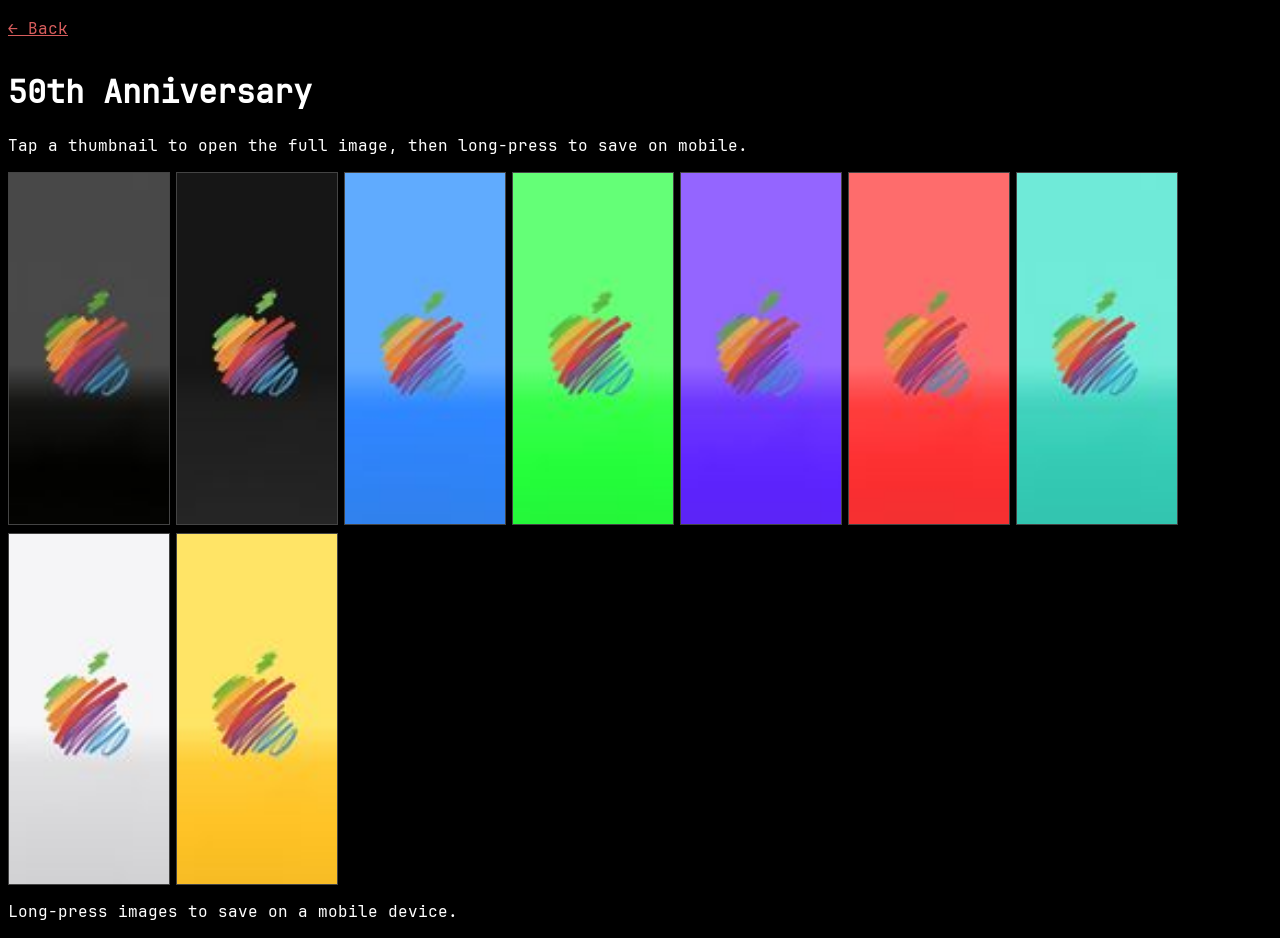
<file: wallpapers/appl_50th_anniversary/index.html>
<!--
    Copyright (C) 2020-2026 Anirudh Menon
    This program is free software: you can redistribute it and/or modify it under the terms of the GNU General Public License as published by the Free Software Foundation, version 3.
    This program is distributed in the hope that it will be useful, but WITHOUT ANY WARRANTY; without even the implied warranty of MERCHANTABILITY or FITNESS FOR A PARTICULAR PURPOSE. See the GNU General Public License for more details.
    You should have received a copy of the GNU General Public License along with this program. If not, see <https://www.gnu.org/licenses/>.
-->

<!DOCTYPE html>
<html>

<head>
    <meta charset="utf-8">
    <link rel="stylesheet" href="../../style.css">
    <title>50th Anniversary wallpapers</title>
    <style>
        .gallery {
            display: flex;
            flex-wrap: wrap;
            gap: 8px;
        }

        .gallery a {
            display: block;
            width: 160px;
        }

        .gallery img {
            width: 100%;
            height: auto;
            display: block;
            border: 1px solid #444;
        }
    </style>
    <meta name="viewport" content="width=device-width, initial-scale=1">
</head>

<body>
    <a class="back-button" href="../../wallpapers.html">&larr; Back</a>
    <header>
        <h1>50th Anniversary</h1>
        <p>Tap a thumbnail to open the full image, then long-press to save on mobile.</p>
    </header>

    <div class="gallery">
        <a href="Apple-50th-anniversary-logo-wallpaper-Black-Gradient.jpg"><img
                src="thumbs/Apple-50th-anniversary-logo-wallpaper-Black-Gradient.jpg" alt="Black Gradient"></a>
        <a href="Apple-50th-anniversary-logo-wallpaper-Black.jpg"><img
                src="thumbs/Apple-50th-anniversary-logo-wallpaper-Black.jpg" alt="Black"></a>
        <a href="Apple-50th-anniversary-logo-wallpaper-Blue.jpg"><img
                src="thumbs/Apple-50th-anniversary-logo-wallpaper-Blue.jpg" alt="Blue"></a>
        <a href="Apple-50th-anniversary-logo-wallpaper-Green.jpg"><img
                src="thumbs/Apple-50th-anniversary-logo-wallpaper-Green.jpg" alt="Green"></a>
        <a href="Apple-50th-anniversary-logo-wallpaper-Purple.jpg"><img
                src="thumbs/Apple-50th-anniversary-logo-wallpaper-Purple.jpg" alt="Purple"></a>
        <a href="Apple-50th-anniversary-logo-wallpaper-Red.jpg"><img
                src="thumbs/Apple-50th-anniversary-logo-wallpaper-Red.jpg" alt="Red"></a>
        <a href="Apple-50th-anniversary-logo-wallpaper-Teal.jpg"><img
                src="thumbs/Apple-50th-anniversary-logo-wallpaper-Teal.jpg" alt="Teal"></a>
        <a href="Apple-50th-anniversary-logo-wallpaper-White.jpg"><img
                src="thumbs/Apple-50th-anniversary-logo-wallpaper-White.jpg" alt="White"></a>
        <a href="Apple-50th-anniversary-logo-wallpaper-Yellow.jpg"><img
                src="thumbs/Apple-50th-anniversary-logo-wallpaper-Yellow.jpg" alt="Yellow"></a>
    </div>

    <footer>
        <p>Long-press images to save on a mobile device.</p>
    </footer>
</body>

</html>
</file>
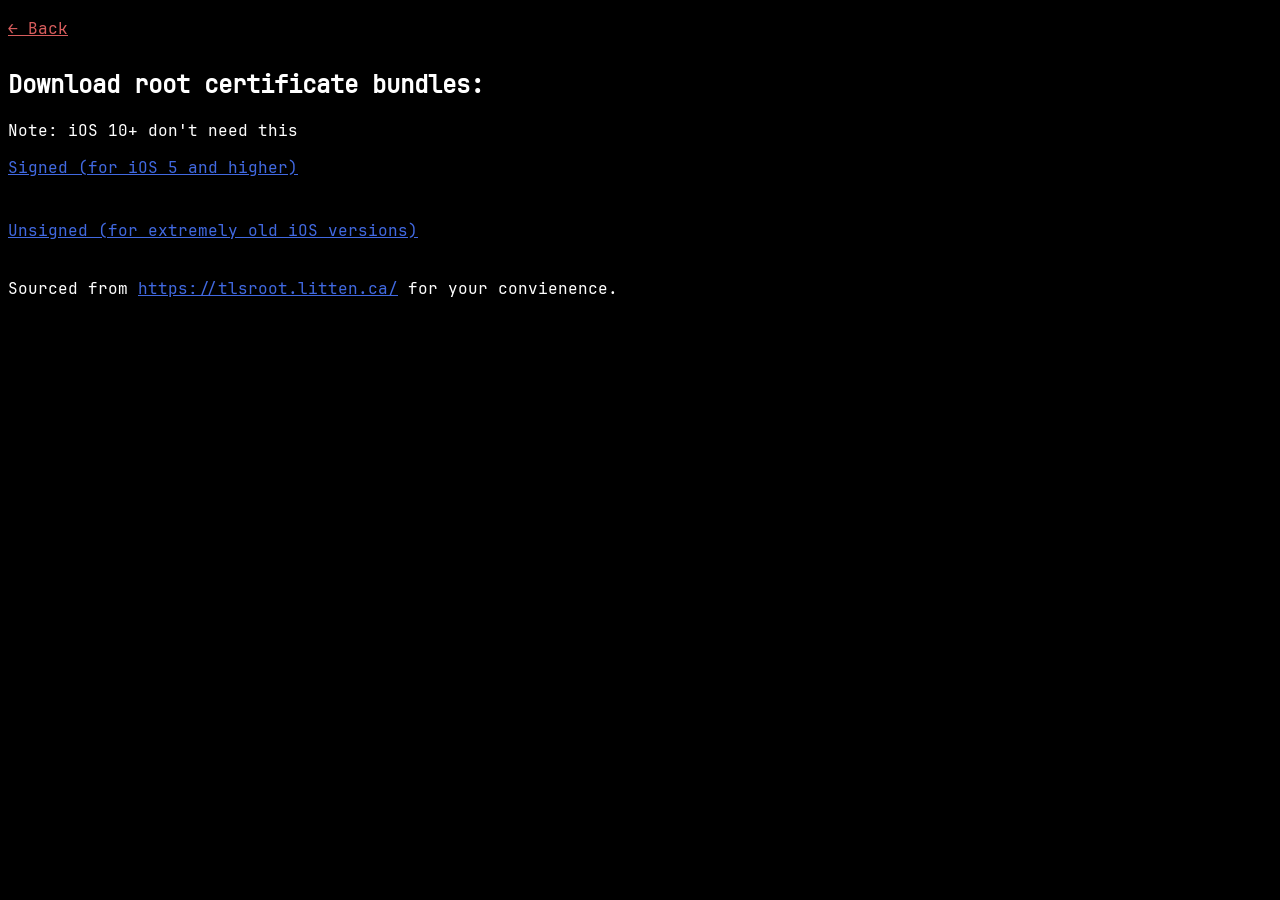
<file: certificates.html>
<!--
    Copyright (C) 2020-2026 Anirudh Menon
    This program is free software: you can redistribute it and/or modify it under the terms of the GNU General Public License as published by the Free Software Foundation, version 3.
    This program is distributed in the hope that it will be useful, but WITHOUT ANY WARRANTY; without even the implied warranty of MERCHANTABILITY or FITNESS FOR A PARTICULAR PURPOSE. See the GNU General Public License for more details.
    You should have received a copy of the GNU General Public License along with this program. If not, see <https://www.gnu.org/licenses/>.
-->

<!DOCTYPE html>
<html>

<head>
    <link rel="stylesheet" href="style.css">
    <title>Legacy-iOS-Hub: Root certificates
    </title>
    <meta name="viewport" content="width=device-width, initial-scale=1">
</head>

<body>
    <a class="back-button" href="index.html">&larr; Back</a>
    <h2>Download root certificate bundles:</h2>
    <p>Note: iOS 10+ don't need this</p>
    <a href="certs/beeg.mobileconfig">Signed (for iOS 5 and higher)</a><br><br><br>
    <a href="certs/beeg.unsigned.mobileconfig">Unsigned (for extremely old iOS versions)</a><br><br>
    <footer>
        <p>Sourced from <a href="https://tlsroot.litten.ca/">https://tlsroot.litten.ca/</a> for your convienence.</p>
    </footer>
</body>

</html>
</file>
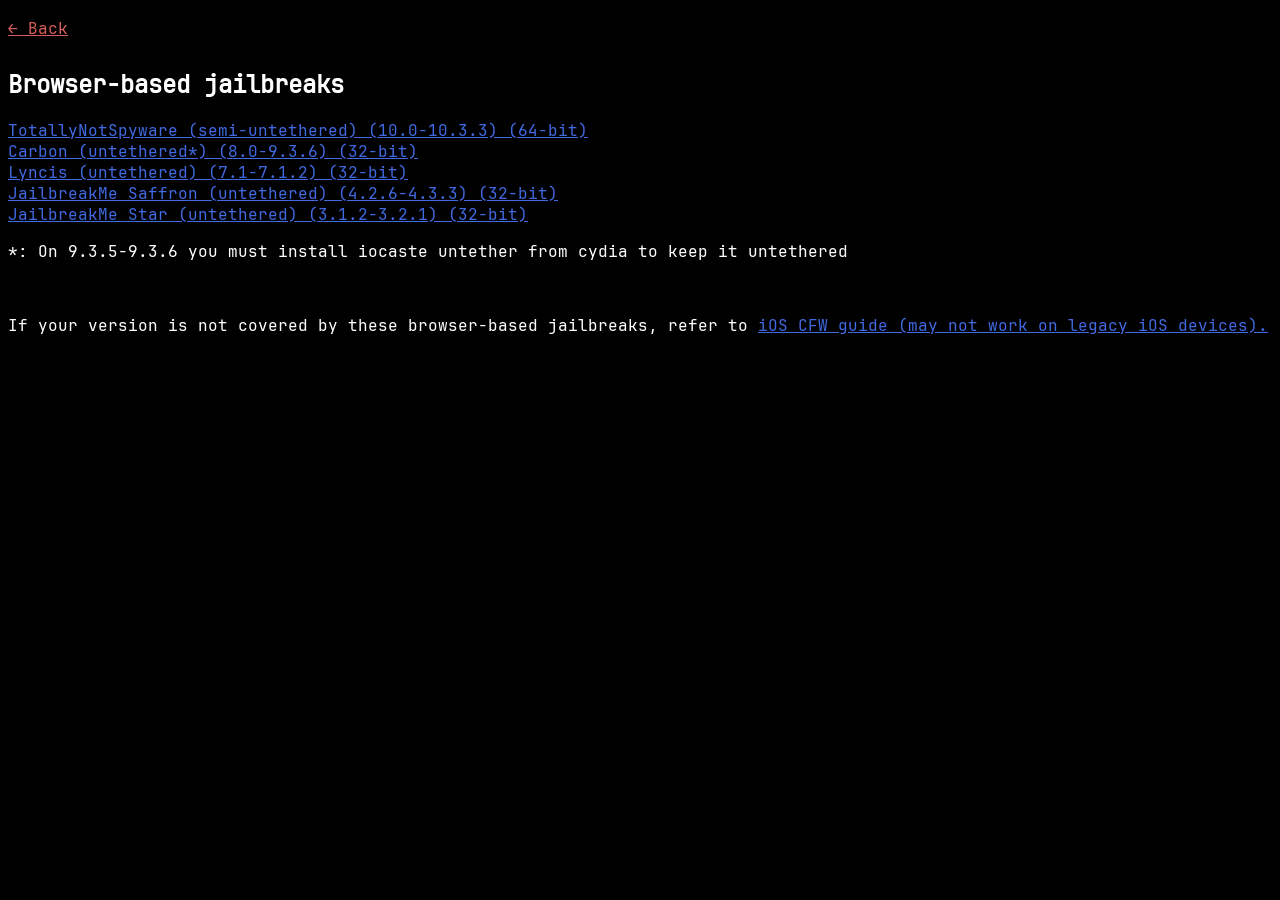
<file: jailbreaks.html>
<!--
    Copyright (C) 2020-2026 Anirudh Menon
    This program is free software: you can redistribute it and/or modify it under the terms of the GNU General Public License as published by the Free Software Foundation, version 3.
    This program is distributed in the hope that it will be useful, but WITHOUT ANY WARRANTY; without even the implied warranty of MERCHANTABILITY or FITNESS FOR A PARTICULAR PURPOSE. See the GNU General Public License for more details.
    You should have received a copy of the GNU General Public License along with this program. If not, see <https://www.gnu.org/licenses/>.
-->

<!DOCTYPE html>
<html>

<head>
    <link rel="stylesheet" href="style.css">
    <title>Legacy-iOS-Hub: Jailbreaks</title>
    <meta name="viewport" content="width=device-width, initial-scale=1">
</head>

<body>
    <a class="back-button" href="index.html">&larr; Back</a>

    <h2>Browser-based jailbreaks</h2>
    <a href="https://lukezgd.github.io/tns/">TotallyNotSpyware (semi-untethered) (10.0-10.3.3) (64-bit)</a><br>
    <a href="http://carbon.sep.lol/">Carbon (untethered*) (8.0-9.3.6) (32-bit)</a><br>
    <a href="https://lyncisjb.com/">Lyncis (untethered) (7.1-7.1.2) (32-bit)</a><br>
    <a href="https://www.jailbreakme.com/saffron/_/">JailbreakMe Saffron (untethered) (4.2.6-4.3.3)
        (32-bit)</a><br>
    <a href="https://www.jailbreakme.com/">JailbreakMe Star (untethered) (3.1.2-3.2.1)
        (32-bit)</a><br>
    <footer>
        <p>*: On 9.3.5-9.3.6 you must install iocaste untether from cydia to keep it untethered</p><br>
        <p>If your version is not covered by these browser-based jailbreaks, refer to <a
                href="https://ios.cfw.guide/">iOS CFW guide (may not work on
                legacy iOS devices).</a></p>
    </footer>
</body>

</html>
</file>
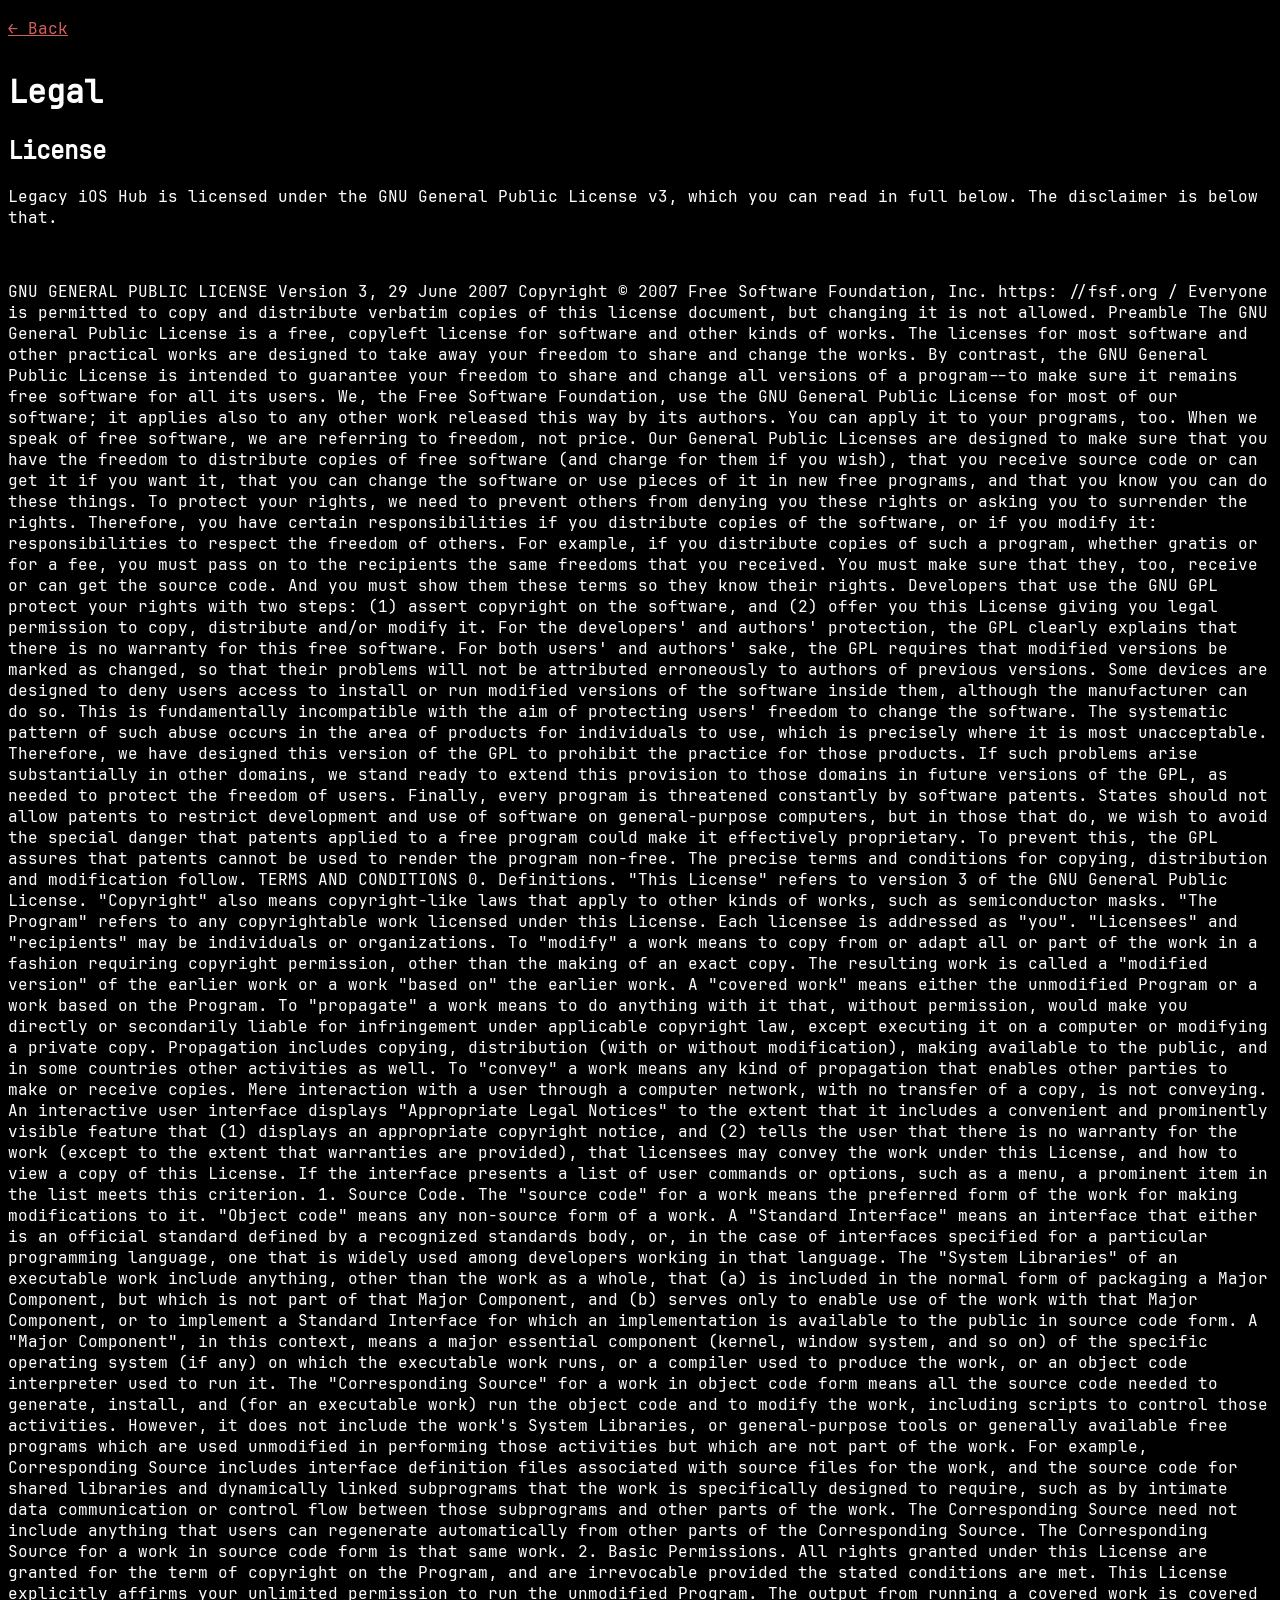
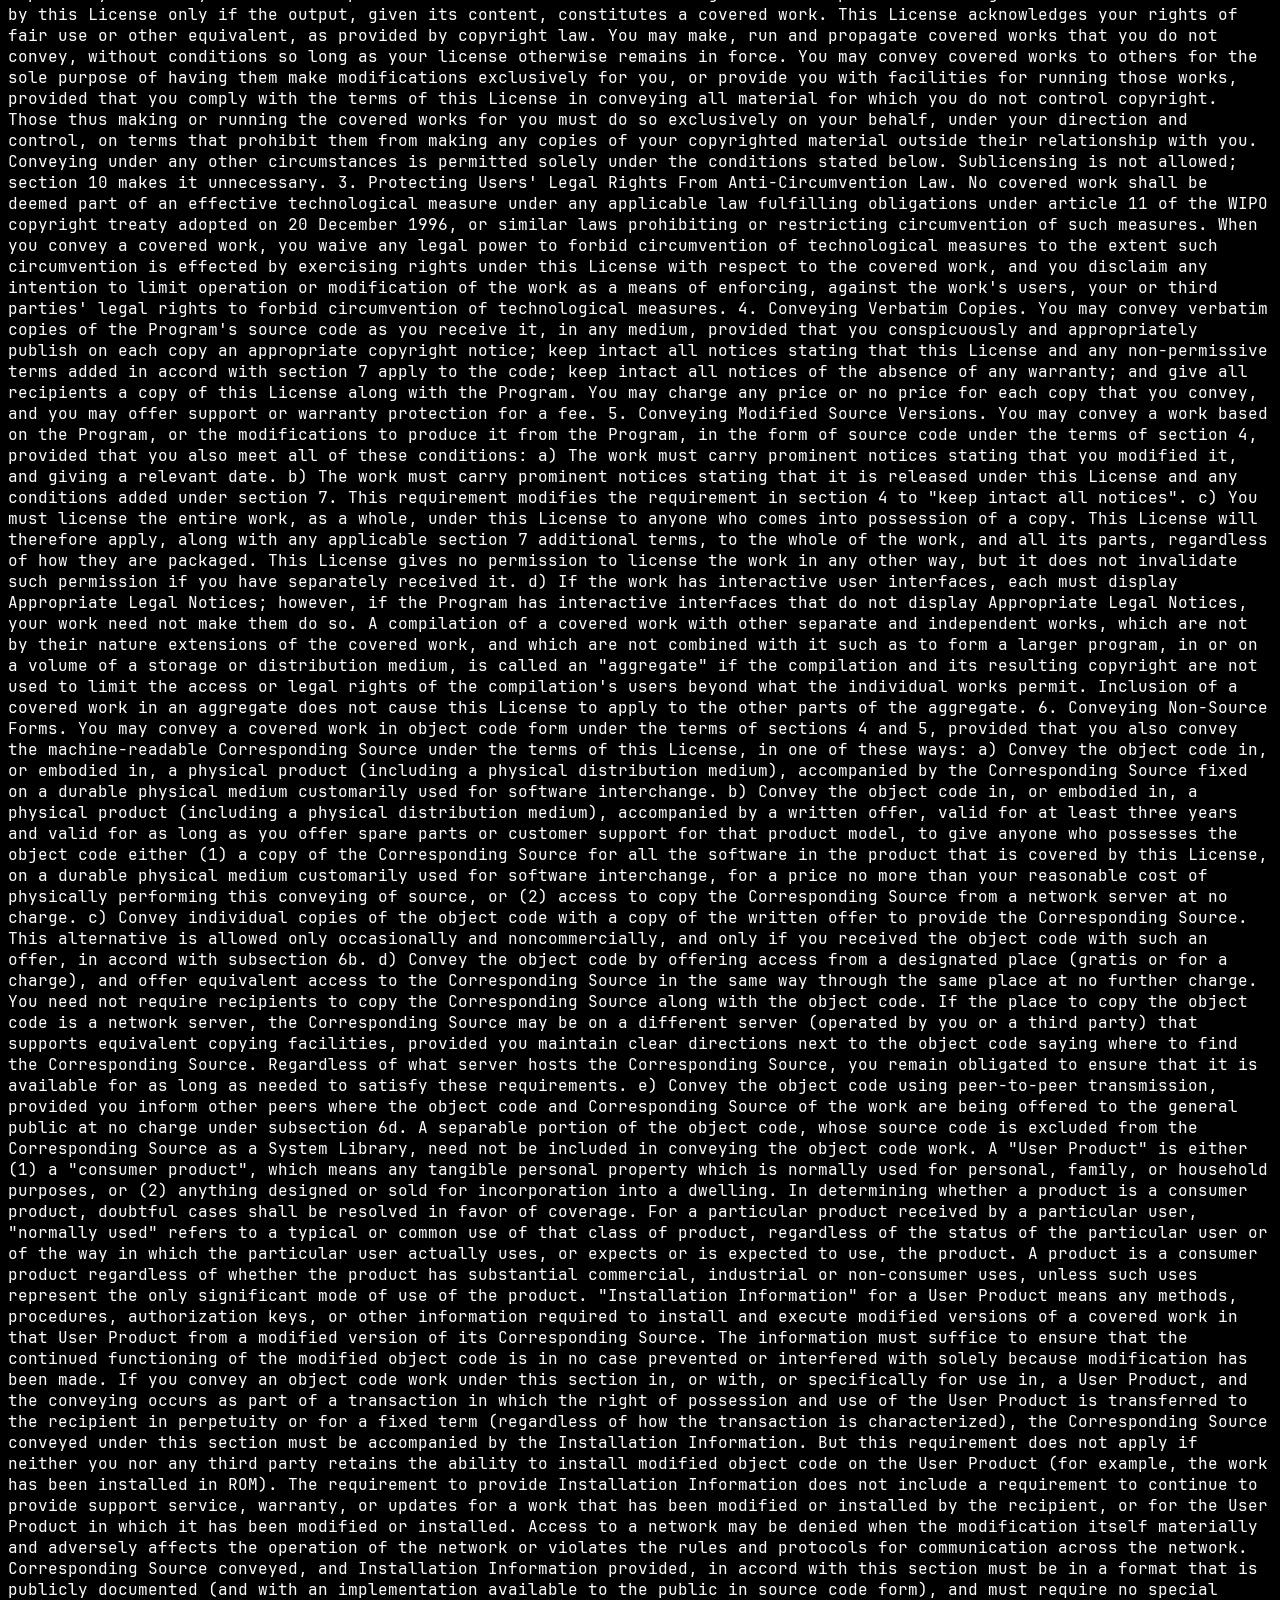
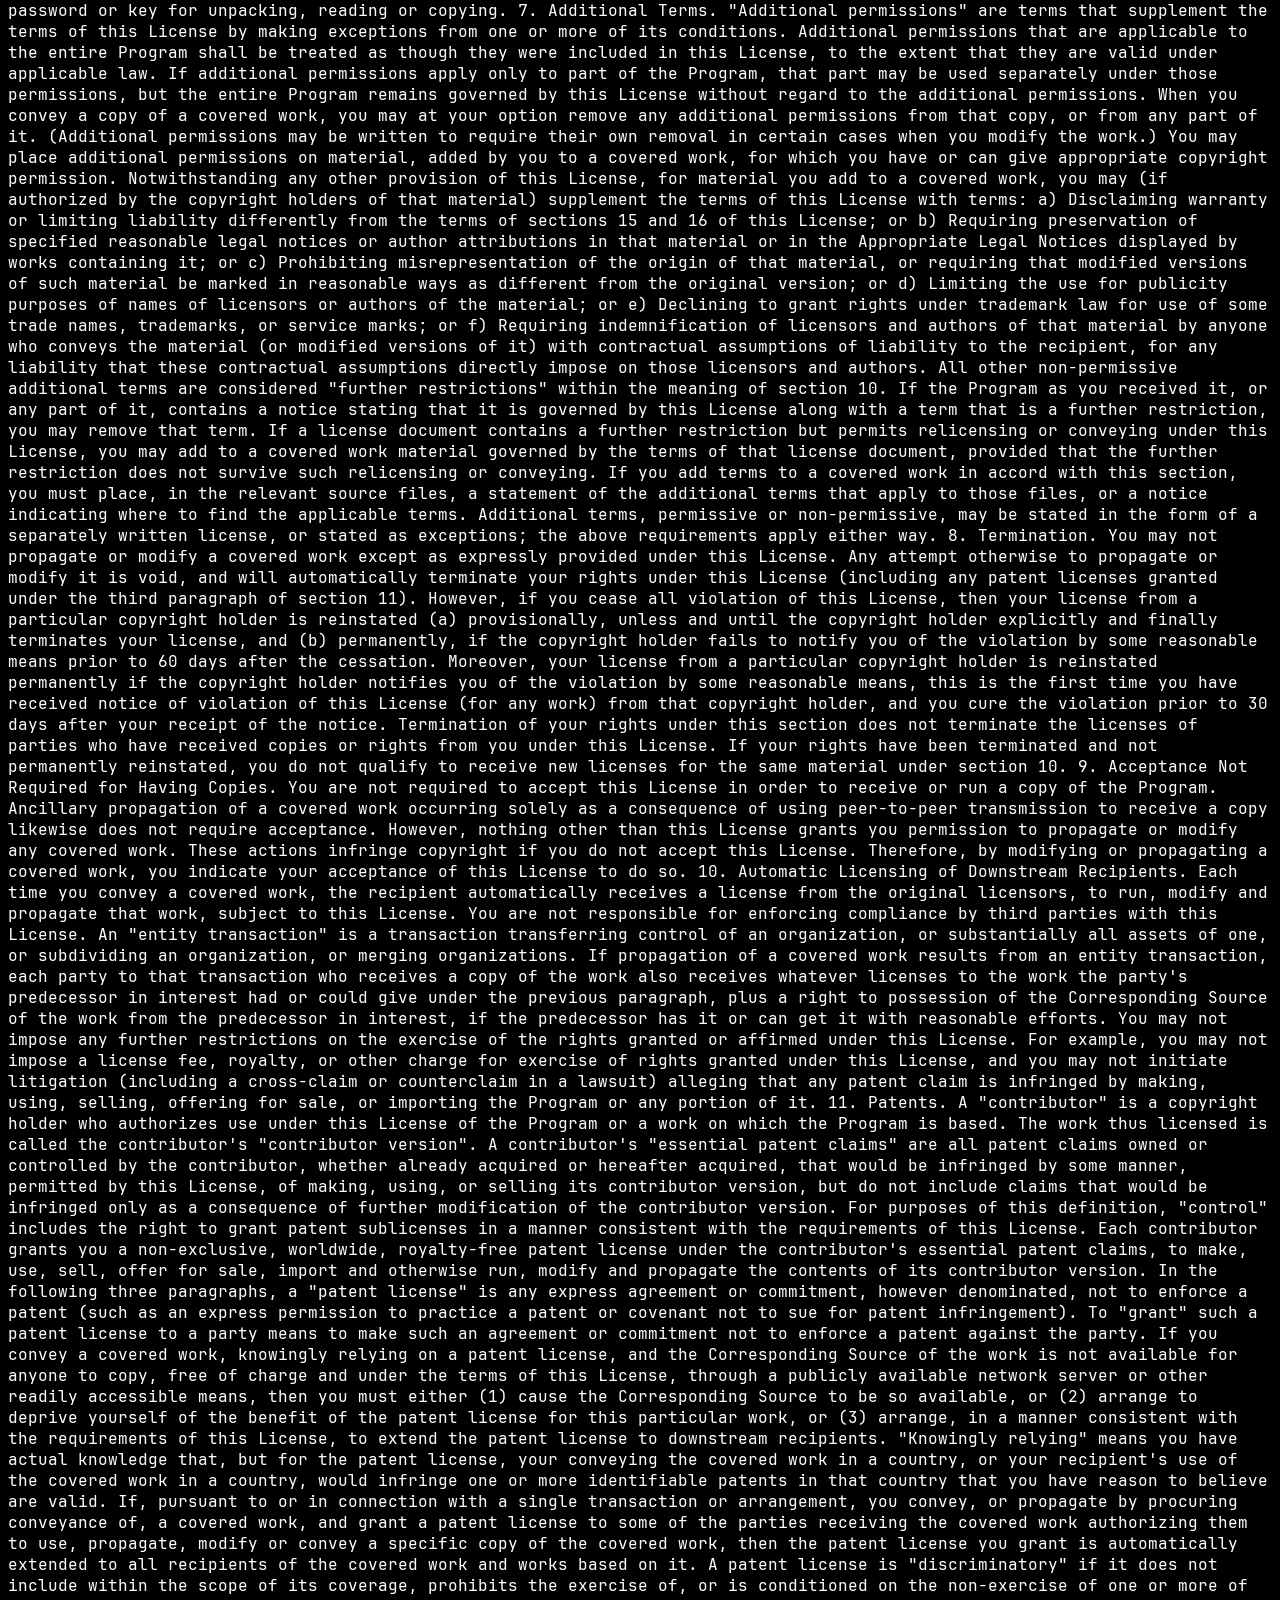
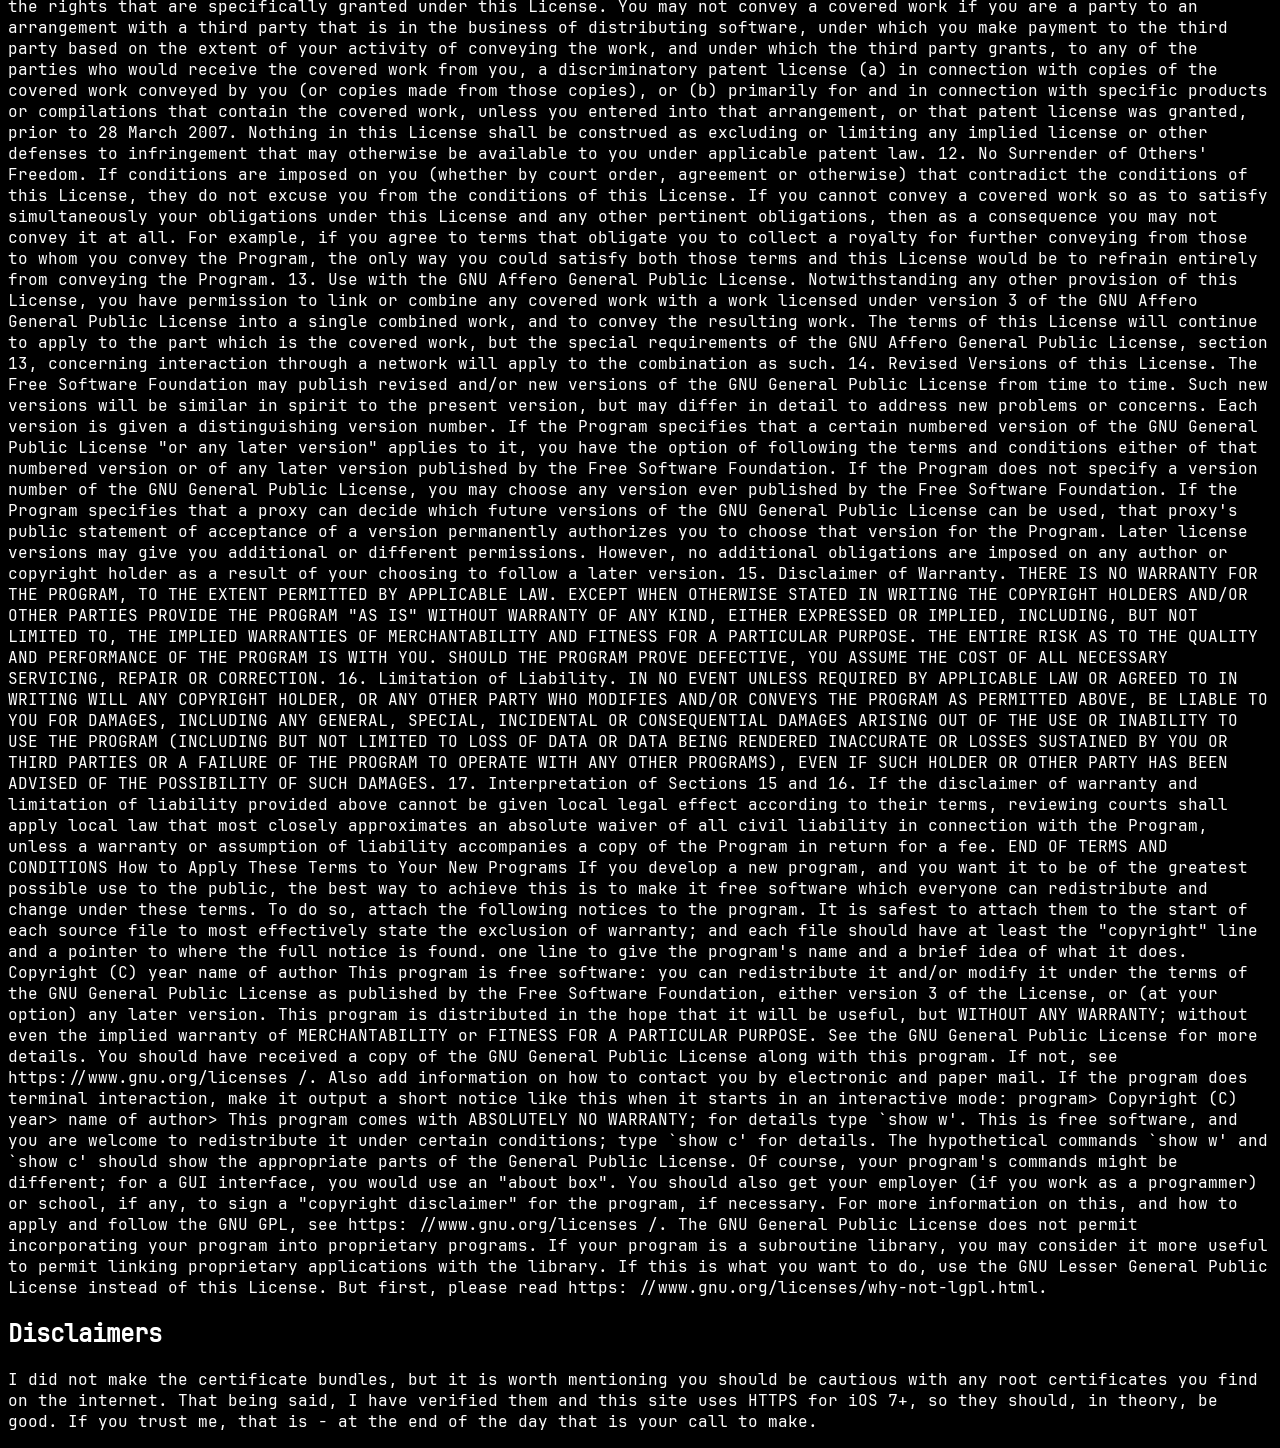
<file: legal.html>
<!--
    Copyright (C) 2020-2026 Anirudh Menon
    This program is free software: you can redistribute it and/or modify it under the terms of the GNU General Public License as published by the Free Software Foundation, version 3.
    This program is distributed in the hope that it will be useful, but WITHOUT ANY WARRANTY; without even the implied warranty of MERCHANTABILITY or FITNESS FOR A PARTICULAR PURPOSE. See the GNU General Public License for more details.
    You should have received a copy of the GNU General Public License along with this program. If not, see <https://www.gnu.org/licenses/>.
-->

<!DOCTYPE html>
<html>

<head>
    <link rel="stylesheet" href="style.css">
    <title>Legacy-iOS-Hub: License and disclaimer!</title>
    <meta name="viewport" content="width=device-width, initial-scale=1">
</head>

<body>
    <a class="back-button" href="index.html">&larr; Back</a>
    <h1>Legal</h1>
    <h2>License</h2>
    <p>Legacy iOS Hub is licensed under the GNU General Public License v3, which you can read in full below. The
        disclaimer is below that.</p><br>
    <p>GNU GENERAL PUBLIC LICENSE
        Version 3, 29 June 2007

        Copyright © 2007 Free Software Foundation, Inc.
        https: //fsf.org /

        Everyone is permitted to copy and distribute verbatim copies of this license document, but changing it is not
        allowed.

        Preamble

        The GNU General Public License is a free, copyleft license for software and other kinds of works.

        The licenses for most software and other practical works are designed to take away your freedom to share and
        change the works. By contrast, the GNU General Public License is intended to guarantee your freedom to share and
        change all versions of a program--to make sure it remains free software for all its users. We, the Free Software
        Foundation, use the GNU General Public License for most of our software; it applies also to any other work
        released this way by its authors. You can apply it to your programs, too.

        When we speak of free software, we are referring to freedom, not price. Our General Public Licenses are designed
        to make sure that you have the freedom to distribute copies of free software (and charge for them if you wish),
        that you receive source code or can get it if you want it, that you can change the software or use pieces of it
        in new free programs, and that you know you can do these things.

        To protect your rights, we need to prevent others from denying you these rights or asking you to surrender the
        rights. Therefore, you have certain responsibilities if you distribute copies of the software, or if you modify
        it: responsibilities to respect the freedom of others.

        For example, if you distribute copies of such a program, whether gratis or for a fee, you must pass on to the
        recipients the same freedoms that you received. You must make sure that they, too, receive or can get the source
        code. And you must show them these terms so they know their rights.

        Developers that use the GNU GPL protect your rights with two steps: (1) assert copyright on the software, and
        (2) offer you this License giving you legal permission to copy, distribute and/or modify it.

        For the developers' and authors' protection, the GPL clearly explains that there is no warranty for this free
        software. For both users' and authors' sake, the GPL requires that modified versions be marked as changed, so
        that their problems will not be attributed erroneously to authors of previous versions.

        Some devices are designed to deny users access to install or run modified versions of the software inside them,
        although the manufacturer can do so. This is fundamentally incompatible with the aim of protecting users'
        freedom to change the software. The systematic pattern of such abuse occurs in the area of products for
        individuals to use, which is precisely where it is most unacceptable. Therefore, we have designed this version
        of the GPL to prohibit the practice for those products. If such problems arise substantially in other domains,
        we stand ready to extend this provision to those domains in future versions of the GPL, as needed to protect the
        freedom of users.

        Finally, every program is threatened constantly by software patents. States should not allow patents to restrict
        development and use of software on general-purpose computers, but in those that do, we wish to avoid the special
        danger that patents applied to a free program could make it effectively proprietary. To prevent this, the GPL
        assures that patents cannot be used to render the program non-free.

        The precise terms and conditions for copying, distribution and modification follow.

        TERMS AND CONDITIONS

        0. Definitions.
        "This License" refers to version 3 of the GNU General Public License.

        "Copyright" also means copyright-like laws that apply to other kinds of works, such as semiconductor masks.

        "The Program" refers to any copyrightable work licensed under this License. Each licensee is addressed as "you".
        "Licensees" and "recipients" may be individuals or organizations.

        To "modify" a work means to copy from or adapt all or part of the work in a fashion requiring copyright
        permission, other than the making of an exact copy. The resulting work is called a "modified version" of the
        earlier work or a work "based on" the earlier work.

        A "covered work" means either the unmodified Program or a work based on the Program.

        To "propagate" a work means to do anything with it that, without permission, would make you directly or
        secondarily liable for infringement under applicable copyright law, except executing it on a computer or
        modifying a private copy. Propagation includes copying, distribution (with or without modification), making
        available to the public, and in some countries other activities as well.

        To "convey" a work means any kind of propagation that enables other parties to make or receive copies. Mere
        interaction with a user through a computer network, with no transfer of a copy, is not conveying.

        An interactive user interface displays "Appropriate Legal Notices" to the extent that it includes a convenient
        and prominently visible feature that (1) displays an appropriate copyright notice, and (2) tells the user that
        there is no warranty for the work (except to the extent that warranties are provided), that licensees may convey
        the work under this License, and how to view a copy of this License. If the interface presents a list of user
        commands or options, such as a menu, a prominent item in the list meets this criterion.

        1. Source Code.
        The "source code" for a work means the preferred form of the work for making modifications to it. "Object code"
        means any non-source form of a work.
        A "Standard Interface" means an interface that either is an official standard defined by a recognized standards
        body, or, in the case of interfaces specified for a particular programming language, one that is widely used
        among developers working in that language.

        The "System Libraries" of an executable work include anything, other than the work as a whole, that (a) is
        included in the normal form of packaging a Major Component, but which is not part of that Major Component, and
        (b) serves only to enable use of the work with that Major Component, or to implement a Standard Interface for
        which an implementation is available to the public in source code form. A "Major Component", in this context,
        means a major essential component (kernel, window system, and so on) of the specific operating system (if any)
        on which the executable work runs, or a compiler used to produce the work, or an object code interpreter used to
        run it.

        The "Corresponding Source" for a work in object code form means all the source code needed to generate, install,
        and (for an executable work) run the object code and to modify the work, including scripts to control those
        activities. However, it does not include the work's System Libraries, or general-purpose tools or generally
        available free programs which are used unmodified in performing those activities but which are not part of the
        work. For example, Corresponding Source includes interface definition files associated with source files for the
        work, and the source code for shared libraries and dynamically linked subprograms that the work is specifically
        designed to require, such as by intimate data communication or control flow between those subprograms and other
        parts of the work.

        The Corresponding Source need not include anything that users can regenerate automatically from other parts of
        the Corresponding Source.

        The Corresponding Source for a work in source code form is that same work.

        2. Basic Permissions.
        All rights granted under this License are granted for the term of copyright on the Program, and are irrevocable
        provided the stated conditions are met. This License explicitly affirms your unlimited permission to run the
        unmodified Program. The output from running a covered work is covered by this License only if the output, given
        its content, constitutes a covered work. This License acknowledges your rights of fair use or other equivalent,
        as provided by copyright law.
        You may make, run and propagate covered works that you do not convey, without conditions so long as your license
        otherwise remains in force. You may convey covered works to others for the sole purpose of having them make
        modifications exclusively for you, or provide you with facilities for running those works, provided that you
        comply with the terms of this License in conveying all material for which you do not control copyright. Those
        thus making or running the covered works for you must do so exclusively on your behalf, under your direction and
        control, on terms that prohibit them from making any copies of your copyrighted material outside their
        relationship with you.

        Conveying under any other circumstances is permitted solely under the conditions stated below. Sublicensing is
        not allowed; section 10 makes it unnecessary.

        3. Protecting Users' Legal Rights From Anti-Circumvention Law.
        No covered work shall be deemed part of an effective technological measure under any applicable law fulfilling
        obligations under article 11 of the WIPO copyright treaty adopted on 20 December 1996, or similar laws
        prohibiting or restricting circumvention of such measures.
        When you convey a covered work, you waive any legal power to forbid circumvention of technological measures to
        the extent such circumvention is effected by exercising rights under this License with respect to the covered
        work, and you disclaim any intention to limit operation or modification of the work as a means of enforcing,
        against the work's users, your or third parties' legal rights to forbid circumvention of technological measures.

        4. Conveying Verbatim Copies.
        You may convey verbatim copies of the Program's source code as you receive it, in any medium, provided that you
        conspicuously and appropriately publish on each copy an appropriate copyright notice; keep intact all notices
        stating that this License and any non-permissive terms added in accord with section 7 apply to the code; keep
        intact all notices of the absence of any warranty; and give all recipients a copy of this License along with the
        Program.
        You may charge any price or no price for each copy that you convey, and you may offer support or warranty
        protection for a fee.

        5. Conveying Modified Source Versions.
        You may convey a work based on the Program, or the modifications to produce it from the Program, in the form of
        source code under the terms of section 4, provided that you also meet all of these conditions:
        a) The work must carry prominent notices stating that you modified it, and giving a relevant date.
        b) The work must carry prominent notices stating that it is released under this License and any conditions added
        under section 7. This requirement modifies the requirement in section 4 to "keep intact all notices".
        c) You must license the entire work, as a whole, under this License to anyone who comes into possession of a
        copy. This License will therefore apply, along with any applicable section 7 additional terms, to the whole of
        the work, and all its parts, regardless of how they are packaged. This License gives no permission to license
        the work in any other way, but it does not invalidate such permission if you have separately received it.
        d) If the work has interactive user interfaces, each must display Appropriate Legal Notices; however, if the
        Program has interactive interfaces that do not display Appropriate Legal Notices, your work need not make them
        do so.
        A compilation of a covered work with other separate and independent works, which are not by their nature
        extensions of the covered work, and which are not combined with it such as to form a larger program, in or on a
        volume of a storage or distribution medium, is called an "aggregate" if the compilation and its resulting
        copyright are not used to limit the access or legal rights of the compilation's users beyond what the individual
        works permit. Inclusion of a covered work in an aggregate does not cause this License to apply to the other
        parts of the aggregate.

        6. Conveying Non-Source Forms.
        You may convey a covered work in object code form under the terms of sections 4 and 5, provided that you also
        convey the machine-readable Corresponding Source under the terms of this License, in one of these ways:
        a) Convey the object code in, or embodied in, a physical product (including a physical distribution medium),
        accompanied by the Corresponding Source fixed on a durable physical medium customarily used for software
        interchange.
        b) Convey the object code in, or embodied in, a physical product (including a physical distribution medium),
        accompanied by a written offer, valid for at least three years and valid for as long as you offer spare parts or
        customer support for that product model, to give anyone who possesses the object code either (1) a copy of the
        Corresponding Source for all the software in the product that is covered by this License, on a durable physical
        medium customarily used for software interchange, for a price no more than your reasonable cost of physically
        performing this conveying of source, or (2) access to copy the Corresponding Source from a network server at no
        charge.
        c) Convey individual copies of the object code with a copy of the written offer to provide the Corresponding
        Source. This alternative is allowed only occasionally and noncommercially, and only if you received the object
        code with such an offer, in accord with subsection 6b.
        d) Convey the object code by offering access from a designated place (gratis or for a charge), and offer
        equivalent access to the Corresponding Source in the same way through the same place at no further charge. You
        need not require recipients to copy the Corresponding Source along with the object code. If the place to copy
        the object code is a network server, the Corresponding Source may be on a different server (operated by you or a
        third party) that supports equivalent copying facilities, provided you maintain clear directions next to the
        object code saying where to find the Corresponding Source. Regardless of what server hosts the Corresponding
        Source, you remain obligated to ensure that it is available for as long as needed to satisfy these requirements.
        e) Convey the object code using peer-to-peer transmission, provided you inform other peers where the object code
        and Corresponding Source of the work are being offered to the general public at no charge under subsection 6d.
        A separable portion of the object code, whose source code is excluded from the Corresponding Source as a System
        Library, need not be included in conveying the object code work.

        A "User Product" is either (1) a "consumer product", which means any tangible personal property which is
        normally used for personal, family, or household purposes, or (2) anything designed or sold for incorporation
        into a dwelling. In determining whether a product is a consumer product, doubtful cases shall be resolved in
        favor of coverage. For a particular product received by a particular user, "normally used" refers to a typical
        or common use of that class of product, regardless of the status of the particular user or of the way in which
        the particular user actually uses, or expects or is expected to use, the product. A product is a consumer
        product regardless of whether the product has substantial commercial, industrial or non-consumer uses, unless
        such uses represent the only significant mode of use of the product.

        "Installation Information" for a User Product means any methods, procedures, authorization keys, or other
        information required to install and execute modified versions of a covered work in that User Product from a
        modified version of its Corresponding Source. The information must suffice to ensure that the continued
        functioning of the modified object code is in no case prevented or interfered with solely because modification
        has been made.

        If you convey an object code work under this section in, or with, or specifically for use in, a User Product,
        and the conveying occurs as part of a transaction in which the right of possession and use of the User Product
        is transferred to the recipient in perpetuity or for a fixed term (regardless of how the transaction is
        characterized), the Corresponding Source conveyed under this section must be accompanied by the Installation
        Information. But this requirement does not apply if neither you nor any third party retains the ability to
        install modified object code on the User Product (for example, the work has been installed in ROM).

        The requirement to provide Installation Information does not include a requirement to continue to provide
        support service, warranty, or updates for a work that has been modified or installed by the recipient, or for
        the User Product in which it has been modified or installed. Access to a network may be denied when the
        modification itself materially and adversely affects the operation of the network or violates the rules and
        protocols for communication across the network.

        Corresponding Source conveyed, and Installation Information provided, in accord with this section must be in a
        format that is publicly documented (and with an implementation available to the public in source code form), and
        must require no special password or key for unpacking, reading or copying.

        7. Additional Terms.
        "Additional permissions" are terms that supplement the terms of this License by making exceptions from one or
        more of its conditions. Additional permissions that are applicable to the entire Program shall be treated as
        though they were included in this License, to the extent that they are valid under applicable law. If additional
        permissions apply only to part of the Program, that part may be used separately under those permissions, but the
        entire Program remains governed by this License without regard to the additional permissions.
        When you convey a copy of a covered work, you may at your option remove any additional permissions from that
        copy, or from any part of it. (Additional permissions may be written to require their own removal in certain
        cases when you modify the work.) You may place additional permissions on material, added by you to a covered
        work, for which you have or can give appropriate copyright permission.

        Notwithstanding any other provision of this License, for material you add to a covered work, you may (if
        authorized by the copyright holders of that material) supplement the terms of this License with terms:

        a) Disclaiming warranty or limiting liability differently from the terms of sections 15 and 16 of this License;
        or
        b) Requiring preservation of specified reasonable legal notices or author attributions in that material or in
        the Appropriate Legal Notices displayed by works containing it; or
        c) Prohibiting misrepresentation of the origin of that material, or requiring that modified versions of such
        material be marked in reasonable ways as different from the original version; or
        d) Limiting the use for publicity purposes of names of licensors or authors of the material; or
        e) Declining to grant rights under trademark law for use of some trade names, trademarks, or service marks; or
        f) Requiring indemnification of licensors and authors of that material by anyone who conveys the material (or
        modified versions of it) with contractual assumptions of liability to the recipient, for any liability that
        these contractual assumptions directly impose on those licensors and authors.
        All other non-permissive additional terms are considered "further restrictions" within the meaning of section
        10. If the Program as you received it, or any part of it, contains a notice stating that it is governed by this
        License along with a term that is a further restriction, you may remove that term. If a license document
        contains a further restriction but permits relicensing or conveying under this License, you may add to a covered
        work material governed by the terms of that license document, provided that the further restriction does not
        survive such relicensing or conveying.

        If you add terms to a covered work in accord with this section, you must place, in the relevant source files, a
        statement of the additional terms that apply to those files, or a notice indicating where to find the applicable
        terms.

        Additional terms, permissive or non-permissive, may be stated in the form of a separately written license, or
        stated as exceptions; the above requirements apply either way.

        8. Termination.
        You may not propagate or modify a covered work except as expressly provided under this License. Any attempt
        otherwise to propagate or modify it is void, and will automatically terminate your rights under this License
        (including any patent licenses granted under the third paragraph of section 11).
        However, if you cease all violation of this License, then your license from a particular copyright holder is
        reinstated (a) provisionally, unless and until the copyright holder explicitly and finally terminates your
        license, and (b) permanently, if the copyright holder fails to notify you of the violation by some reasonable
        means prior to 60 days after the cessation.

        Moreover, your license from a particular copyright holder is reinstated permanently if the copyright holder
        notifies you of the violation by some reasonable means, this is the first time you have received notice of
        violation of this License (for any work) from that copyright holder, and you cure the violation prior to 30 days
        after your receipt of the notice.

        Termination of your rights under this section does not terminate the licenses of parties who have received
        copies or rights from you under this License. If your rights have been terminated and not permanently
        reinstated, you do not qualify to receive new licenses for the same material under section 10.

        9. Acceptance Not Required for Having Copies.
        You are not required to accept this License in order to receive or run a copy of the Program. Ancillary
        propagation of a covered work occurring solely as a consequence of using peer-to-peer transmission to receive a
        copy likewise does not require acceptance. However, nothing other than this License grants you permission to
        propagate or modify any covered work. These actions infringe copyright if you do not accept this License.
        Therefore, by modifying or propagating a covered work, you indicate your acceptance of this License to do so.
        10. Automatic Licensing of Downstream Recipients.
        Each time you convey a covered work, the recipient automatically receives a license from the original licensors,
        to run, modify and propagate that work, subject to this License. You are not responsible for enforcing
        compliance by third parties with this License.
        An "entity transaction" is a transaction transferring control of an organization, or substantially all assets of
        one, or subdividing an organization, or merging organizations. If propagation of a covered work results from an
        entity transaction, each party to that transaction who receives a copy of the work also receives whatever
        licenses to the work the party's predecessor in interest had or could give under the previous paragraph, plus a
        right to possession of the Corresponding Source of the work from the predecessor in interest, if the predecessor
        has it or can get it with reasonable efforts.

        You may not impose any further restrictions on the exercise of the rights granted or affirmed under this
        License. For example, you may not impose a license fee, royalty, or other charge for exercise of rights granted
        under this License, and you may not initiate litigation (including a cross-claim or counterclaim in a lawsuit)
        alleging that any patent claim is infringed by making, using, selling, offering for sale, or importing the
        Program or any portion of it.

        11. Patents.
        A "contributor" is a copyright holder who authorizes use under this License of the Program or a work on which
        the Program is based. The work thus licensed is called the contributor's "contributor version".
        A contributor's "essential patent claims" are all patent claims owned or controlled by the contributor, whether
        already acquired or hereafter acquired, that would be infringed by some manner, permitted by this License, of
        making, using, or selling its contributor version, but do not include claims that would be infringed only as a
        consequence of further modification of the contributor version. For purposes of this definition, "control"
        includes the right to grant patent sublicenses in a manner consistent with the requirements of this License.

        Each contributor grants you a non-exclusive, worldwide, royalty-free patent license under the contributor's
        essential patent claims, to make, use, sell, offer for sale, import and otherwise run, modify and propagate the
        contents of its contributor version.

        In the following three paragraphs, a "patent license" is any express agreement or commitment, however
        denominated, not to enforce a patent (such as an express permission to practice a patent or covenant not to sue
        for patent infringement). To "grant" such a patent license to a party means to make such an agreement or
        commitment not to enforce a patent against the party.

        If you convey a covered work, knowingly relying on a patent license, and the Corresponding Source of the work is
        not available for anyone to copy, free of charge and under the terms of this License, through a publicly
        available network server or other readily accessible means, then you must either (1) cause the Corresponding
        Source to be so available, or (2) arrange to deprive yourself of the benefit of the patent license for this
        particular work, or (3) arrange, in a manner consistent with the requirements of this License, to extend the
        patent license to downstream recipients. "Knowingly relying" means you have actual knowledge that, but for the
        patent license, your conveying the covered work in a country, or your recipient's use of the covered work in a
        country, would infringe one or more identifiable patents in that country that you have reason to believe are
        valid.

        If, pursuant to or in connection with a single transaction or arrangement, you convey, or propagate by procuring
        conveyance of, a covered work, and grant a patent license to some of the parties receiving the covered work
        authorizing them to use, propagate, modify or convey a specific copy of the covered work, then the patent
        license you grant is automatically extended to all recipients of the covered work and works based on it.

        A patent license is "discriminatory" if it does not include within the scope of its coverage, prohibits the
        exercise of, or is conditioned on the non-exercise of one or more of the rights that are specifically granted
        under this License. You may not convey a covered work if you are a party to an arrangement with a third party
        that is in the business of distributing software, under which you make payment to the third party based on the
        extent of your activity of conveying the work, and under which the third party grants, to any of the parties who
        would receive the covered work from you, a discriminatory patent license (a) in connection with copies of the
        covered work conveyed by you (or copies made from those copies), or (b) primarily for and in connection with
        specific products or compilations that contain the covered work, unless you entered into that arrangement, or
        that patent license was granted, prior to 28 March 2007.

        Nothing in this License shall be construed as excluding or limiting any implied license or other defenses to
        infringement that may otherwise be available to you under applicable patent law.

        12. No Surrender of Others' Freedom.
        If conditions are imposed on you (whether by court order, agreement or otherwise) that contradict the conditions
        of this License, they do not excuse you from the conditions of this License. If you cannot convey a covered work
        so as to satisfy simultaneously your obligations under this License and any other pertinent obligations, then as
        a consequence you may not convey it at all. For example, if you agree to terms that obligate you to collect a
        royalty for further conveying from those to whom you convey the Program, the only way you could satisfy both
        those terms and this License would be to refrain entirely from conveying the Program.
        13. Use with the GNU Affero General Public License.
        Notwithstanding any other provision of this License, you have permission to link or combine any covered work
        with a work licensed under version 3 of the GNU Affero General Public License into a single combined work, and
        to convey the resulting work. The terms of this License will continue to apply to the part which is the covered
        work, but the special requirements of the GNU Affero General Public License, section 13, concerning interaction
        through a network will apply to the combination as such.
        14. Revised Versions of this License.
        The Free Software Foundation may publish revised and/or new versions of the GNU General Public License from time
        to time. Such new versions will be similar in spirit to the present version, but may differ in detail to address
        new problems or concerns.
        Each version is given a distinguishing version number. If the Program specifies that a certain numbered version
        of the GNU General Public License "or any later version" applies to it, you have the option of following the
        terms and conditions either of that numbered version or of any later version published by the Free Software
        Foundation. If the Program does not specify a version number of the GNU General Public License, you may choose
        any version ever published by the Free Software Foundation.

        If the Program specifies that a proxy can decide which future versions of the GNU General Public License can be
        used, that proxy's public statement of acceptance of a version permanently authorizes you to choose that version
        for the Program.

        Later license versions may give you additional or different permissions. However, no additional obligations are
        imposed on any author or copyright holder as a result of your choosing to follow a later version.

        15. Disclaimer of Warranty.
        THERE IS NO WARRANTY FOR THE PROGRAM, TO THE EXTENT PERMITTED BY APPLICABLE LAW. EXCEPT WHEN OTHERWISE STATED IN
        WRITING THE COPYRIGHT HOLDERS AND/OR OTHER PARTIES PROVIDE THE PROGRAM "AS IS" WITHOUT WARRANTY OF ANY KIND,
        EITHER EXPRESSED OR IMPLIED, INCLUDING, BUT NOT LIMITED TO, THE IMPLIED WARRANTIES OF MERCHANTABILITY AND
        FITNESS FOR A PARTICULAR PURPOSE. THE ENTIRE RISK AS TO THE QUALITY AND PERFORMANCE OF THE PROGRAM IS WITH YOU.
        SHOULD THE PROGRAM PROVE DEFECTIVE, YOU ASSUME THE COST OF ALL NECESSARY SERVICING, REPAIR OR CORRECTION.
        16. Limitation of Liability.
        IN NO EVENT UNLESS REQUIRED BY APPLICABLE LAW OR AGREED TO IN WRITING WILL ANY COPYRIGHT HOLDER, OR ANY OTHER
        PARTY WHO MODIFIES AND/OR CONVEYS THE PROGRAM AS PERMITTED ABOVE, BE LIABLE TO YOU FOR DAMAGES, INCLUDING ANY
        GENERAL, SPECIAL, INCIDENTAL OR CONSEQUENTIAL DAMAGES ARISING OUT OF THE USE OR INABILITY TO USE THE PROGRAM
        (INCLUDING BUT NOT LIMITED TO LOSS OF DATA OR DATA BEING RENDERED INACCURATE OR LOSSES SUSTAINED BY YOU OR THIRD
        PARTIES OR A FAILURE OF THE PROGRAM TO OPERATE WITH ANY OTHER PROGRAMS), EVEN IF SUCH HOLDER OR OTHER PARTY HAS
        BEEN ADVISED OF THE POSSIBILITY OF SUCH DAMAGES.
        17. Interpretation of Sections 15 and 16.
        If the disclaimer of warranty and limitation of liability provided above cannot be given local legal effect
        according to their terms, reviewing courts shall apply local law that most closely approximates an absolute
        waiver of all civil liability in connection with the Program, unless a warranty or assumption of liability
        accompanies a copy of the Program in return for a fee.

        END OF TERMS AND CONDITIONS

        How to Apply These Terms to Your New Programs

        If you develop a new program, and you want it to be of the greatest possible use to the public, the best way to
        achieve this is to make it free software which everyone can redistribute and change under these terms.

        To do so, attach the following notices to the program. It is safest to attach them to the start of each source
        file to most effectively state the exclusion of warranty; and each file should have at least the "copyright"
        line and a pointer to where the full notice is found.

        one line to give the program's name and a brief idea of what it does.
        Copyright (C) year
        name of author

        This program is free software: you can redistribute it and/or modify it under the terms of the GNU
        General Public License as published by the Free Software Foundation, either version 3 of the
        License, or (at your option) any later version.

        This program is distributed in the hope that it will be useful, but WITHOUT ANY WARRANTY; without
        even the implied warranty of MERCHANTABILITY or FITNESS FOR A PARTICULAR PURPOSE. See the GNU
        General Public License for more details.

        You should have received a copy of the GNU General Public License along with this program. If not,
        see
        https://www.gnu.org/licenses /.

        Also add information on how to contact you by electronic and paper mail.

        If the program does terminal interaction, make it output a short notice like this when it starts in
        an interactive mode:

        program> Copyright (C) year>
        name of author>
        This program comes with ABSOLUTELY NO WARRANTY; for details type `show w'.
        This is free software, and you are welcome to redistribute it under certain conditions;
        type `show c' for details.

        The hypothetical commands `show w' and `show c' should show the appropriate parts of the
        General Public License. Of course, your program's commands might be different; for a GUI
        interface, you would use an "about box".

        You should also get your employer (if you work as a programmer) or school, if any, to
        sign a "copyright disclaimer" for the program, if necessary. For more information on
        this, and how to apply and follow the GNU GPL, see
        https: //www.gnu.org/licenses /.

        The GNU General Public License does not permit incorporating your program into
        proprietary programs. If your program is a subroutine library, you may consider it more
        useful to permit linking proprietary applications with the library. If this is what you
        want to do, use the GNU Lesser General Public License instead of this License. But
        first, please read https: //www.gnu.org/licenses/why-not-lgpl.html.
    </p>
    <h2>Disclaimers</h2>
    <p>I did not make the certificate bundles, but it is worth mentioning you should be cautious with any root
        certificates you find on the internet. That being said, I have verified them and this site uses HTTPS for iOS
        7+, so they should, in theory, be good. If you trust me, that is - at the end of the day that is your call to
        make.</p>
</body>

</html>
</file>
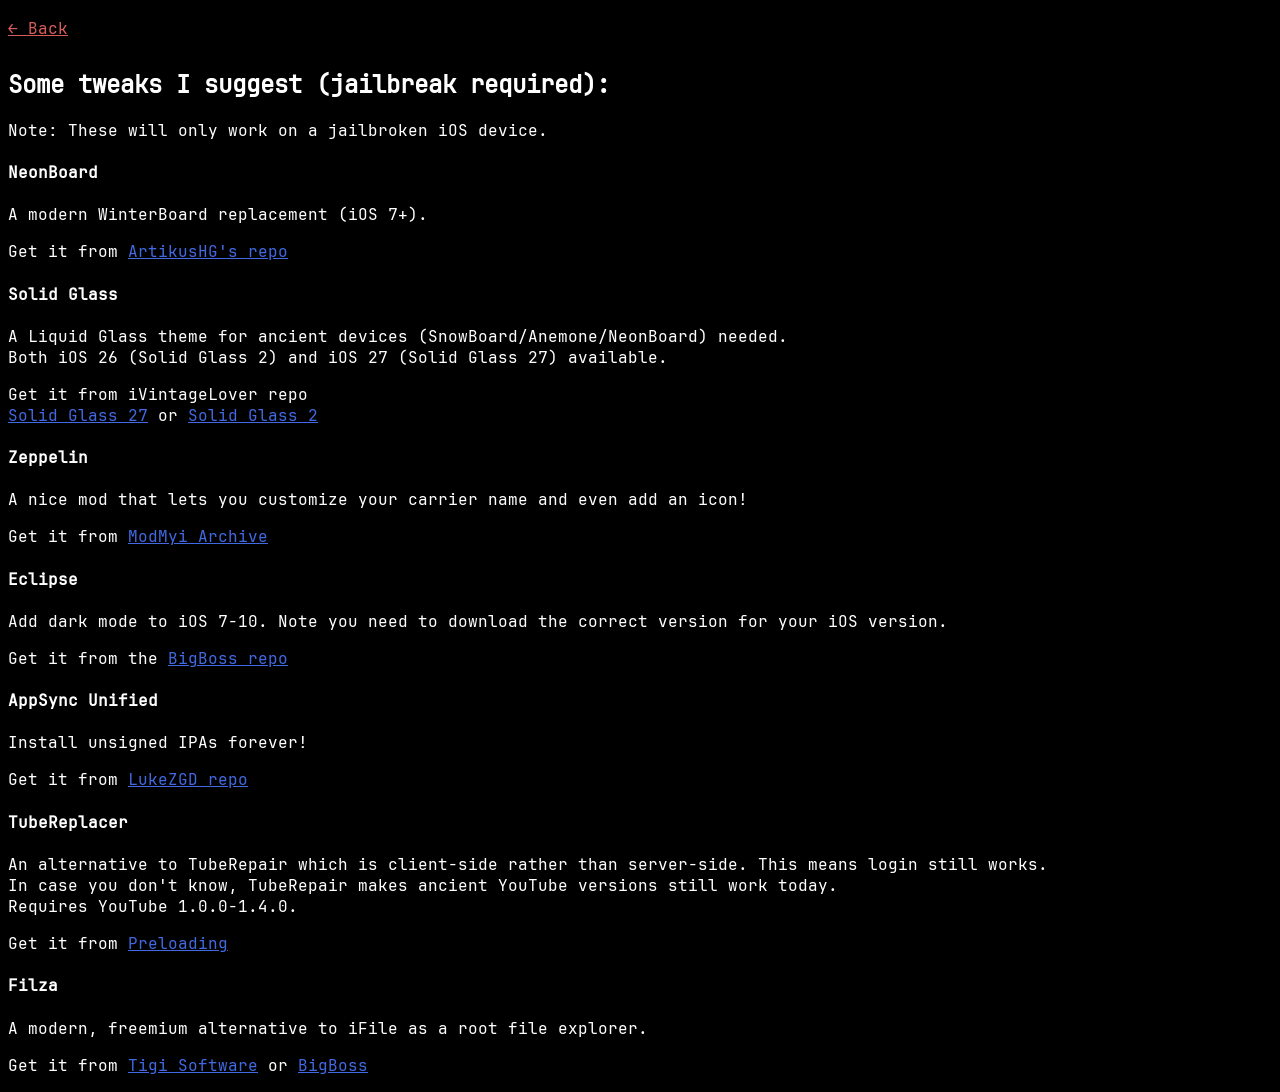
<file: recs.html>
<!--
    Copyright (C) 2020-2026 Anirudh Menon
    This program is free software: you can redistribute it and/or modify it under the terms of the GNU General Public License as published by the Free Software Foundation, version 3.
    This program is distributed in the hope that it will be useful, but WITHOUT ANY WARRANTY; without even the implied warranty of MERCHANTABILITY or FITNESS FOR A PARTICULAR PURPOSE. See the GNU General Public License for more details.
    You should have received a copy of the GNU General Public License along with this program. If not, see <https://www.gnu.org/licenses/>.
-->

<!DOCTYPE html>
<html>

<head>
    <meta charset="utf-8">
    <link rel="stylesheet" href="style.css">
    <title>Legacy-iOS-Hub: Nice tweaks</title>
    <meta name="viewport" content="width=device-width, initial-scale=1">
</head>

<body>
    <a class="back-button" href="index.html">&larr; Back</a>
    <h2>Some tweaks I suggest (jailbreak required):</h2>
    <p>Note: These will only work on a jailbroken iOS device.</p>
    <h4>NeonBoard</h4>
    <p>A modern WinterBoard replacement (iOS 7+).</p>
    <p>Get it from <a href="cydia://package/com.artikus.neonboard">ArtikusHG's
            repo</a></p>
    <h4>Solid Glass</h4>
    <p>A Liquid Glass theme for ancient devices (SnowBoard/Anemone/NeonBoard) needed.<br>Both iOS 26 (Solid Glass 2)
        and iOS 27 (Solid Glass 27) available.</p>
    <p>Get it from iVintageLover
        repo <br> <a href="cydia://package/com.ivintagelover.solidglass27">Solid Glass 27</a> or <a
            href="cydia://package/com.ivintagelover.solidglass">Solid Glass 2</a></p>
    <h4>Zeppelin</h4>
    <p>A nice mod that lets you customize your carrier name and even add an icon!</p>
    <p>Get it from <a href="cydia://package/com.alexzielenski.zeppelin">ModMyi
            Archive</a>
    </p>
    <h4>Eclipse</h4>
    <p>Add dark mode to iOS 7-10. Note you need to download the correct version for your iOS version.</p>
    <p>Get it from the <a
            href="cydia://url/https://cydia.saurik.com/api/share#?source=http://apt.thebigboss.org/repofiles/cydia/">BigBoss
            repo</a></p>
    <h4>AppSync Unified</h4>
    <p>Install unsigned IPAs forever!</p>
    <p>Get it from <a href="cydia://package/ai.akemi.appsyncunified">LukeZGD
            repo</a></p>
    <h4>TubeReplacer</h4>
    <p>An alternative to TubeRepair which is client-side rather than server-side. This means login still works. <br>In
        case you don't know, TubeRepair makes ancient YouTube versions still work today.<br>Requires YouTube
        1.0.0-1.4.0.</p>
    <p>Get it from <a href="cydia://package/dev.preloading.tubereplacer">Preloading</a></p>
    <h4>Filza</h4>
    <p>A modern, freemium alternative to iFile as a root file explorer.</p>
    <p>Get it from <a href="cydia://package/com.tigisoftware.filza">Tigi
            Software</a> or <a href="cydia://package/com.tigisoftware.filza">BigBoss</a>
    </p>
</body>

</html>
</file>
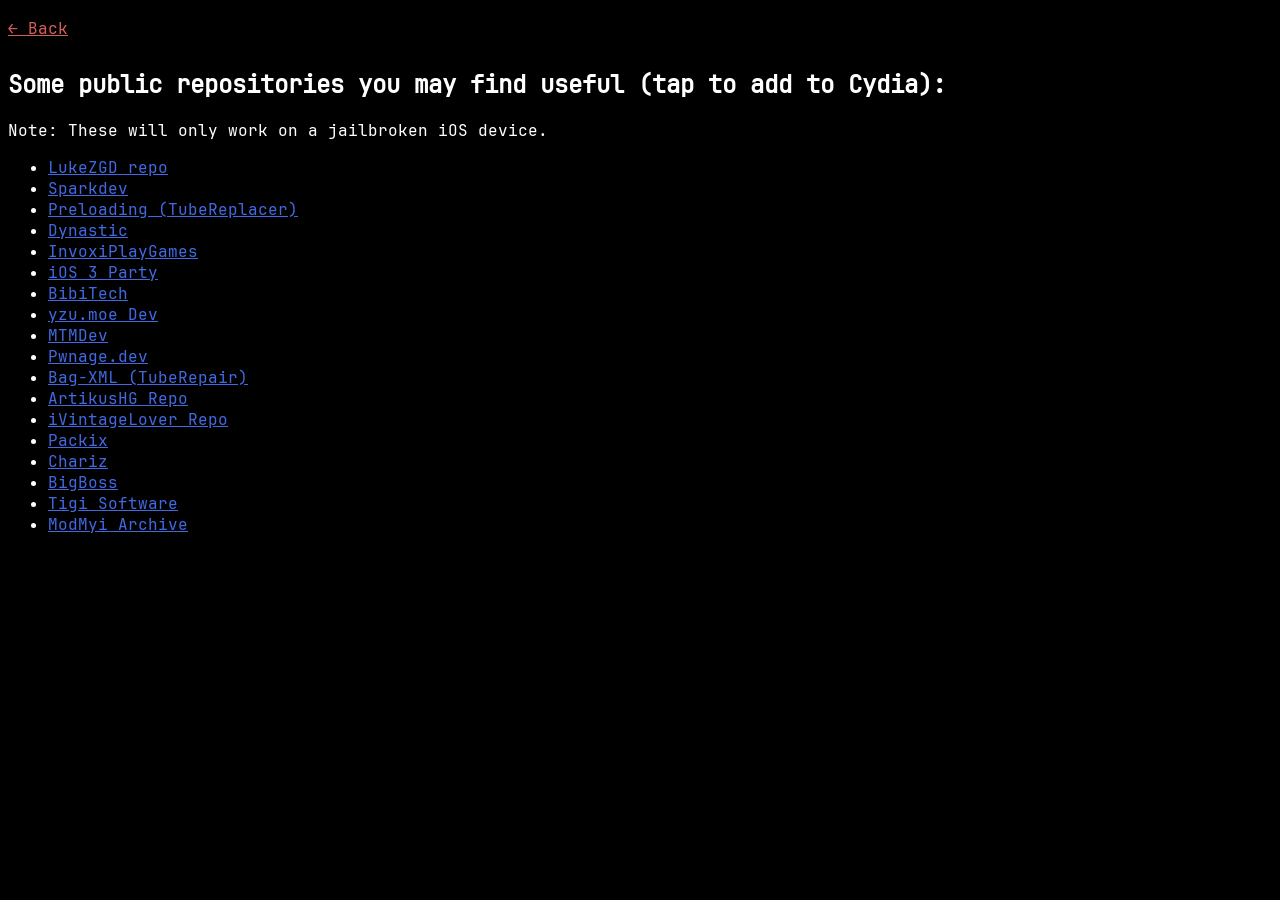
<file: repos.html>
<!--
    Copyright (C) 2020-2026 Anirudh Menon
    This program is free software: you can redistribute it and/or modify it under the terms of the GNU General Public License as published by the Free Software Foundation, version 3.
    This program is distributed in the hope that it will be useful, but WITHOUT ANY WARRANTY; without even the implied warranty of MERCHANTABILITY or FITNESS FOR A PARTICULAR PURPOSE. See the GNU General Public License for more details.
    You should have received a copy of the GNU General Public License along with this program. If not, see <https://www.gnu.org/licenses/>.
-->

<!DOCTYPE html>
<html>

<head>
        <meta charset="utf-8">
        <link rel="stylesheet" href="style.css">
        <title>Legacy-iOS-Hub: Cydia repositories</title>
        <meta name="viewport" content="width=device-width, initial-scale=1">
</head>

<body>
        <a class="back-button" href="index.html">&larr; Back</a>
        <h2>Some public repositories you may find useful (tap to add to Cydia):</h2>
        <p>Note: These will only work on a jailbroken iOS device.</p>
        <ul>
                <li><a href="cydia://url/https://cydia.saurik.com/api/share#?source=https://LukeZGD.github.io/repo/">LukeZGD
                                repo</a></li>
                <li><a href="cydia://url/https://cydia.saurik.com/api/share#?source=https://sparkdev.me/">Sparkdev</a>
                </li>
                <li><a href="cydia://url/https://cydia.saurik.com/api/share#?source=http://cydia.preloading.dev">Preloading
                                (TubeReplacer)</a></li>
                <li><a href="cydia://url/https://cydia.saurik.com/api/share#?source=https://repo.dynastic.co/">Dynastic</a>
                </li>
                <li>
                        <a
                                href="cydia://url/https://cydia.saurik.com/api/share#?source=https://cydia.invoxiplaygames.uk/">InvoxiPlayGames</a>
                </li>
                <li><a href="cydia://url/https://cydia.saurik.com/api/share#?source=https://cydia.invoxiplaygames.uk/ios3/">iOS
                                3 Party</a></li>
                <li><a href="cydia://url/https://cydia.saurik.com/api/share#?source=http://repo.bibitech.cc/">BibiTech</a>
                </li>
                <li><a href="cydia://url/https://cydia.saurik.com/api/share#?source=https://yzu.moe/dev/">yzu.moe
                                Dev</a>
                </li>
                <li><a href="cydia://url/https://cydia.saurik.com/api/share#?source=http://repo.mtmdev.org/">MTMDev</a>
                </li>
                <li><a href="cydia://url/https://cydia.saurik.com/api/share#?source=http://pwnage.dev/">Pwnage.dev</a>
                </li>
                <li><a href="cydia://url/https://cydia.saurik.com/api/share#?source=https://cydia.bag-xml.com/">Bag-XML
                                (TubeRepair)</a>
                </li>
                <li><a href="cydia://url/https://cydia.saurik.com/api/share#?source=https://artikushg.github.io/">ArtikusHG
                                Repo</a></li>
                <li><a href="cydia://url/https://cydia.saurik.com/api/share#?source=https://ivintagelover.github.io/repo/">iVintageLover
                                Repo</a></li>
                <li><a href="cydia://url/https://cydia.saurik.com/api/share#?source=https://apt.bingner.com/">Packix</a>
                </li>
                <li><a href="cydia://url/https://cydia.saurik.com/api/share#?source=https://repo.chariz.com/">Chariz</a>
                </li>
                <li><a href="cydia://url/https://cydia.saurik.com/api/share#?source=http://apt.thebigboss.org/repofiles/cydia/">BigBoss</a>
                </li>
                <li><a href="cydia://url/https://cydia.saurik.com/api/share#?source=https://tigisoftware.com/repo/">Tigi
                                Software</a></li>
                <li><a href="cydia://url/https://cydia.saurik.com/api/share#?source=http://modmyi.saurik.com/">ModMyi
                                Archive</a></li>
        </ul>
</body>

</html>
</file>
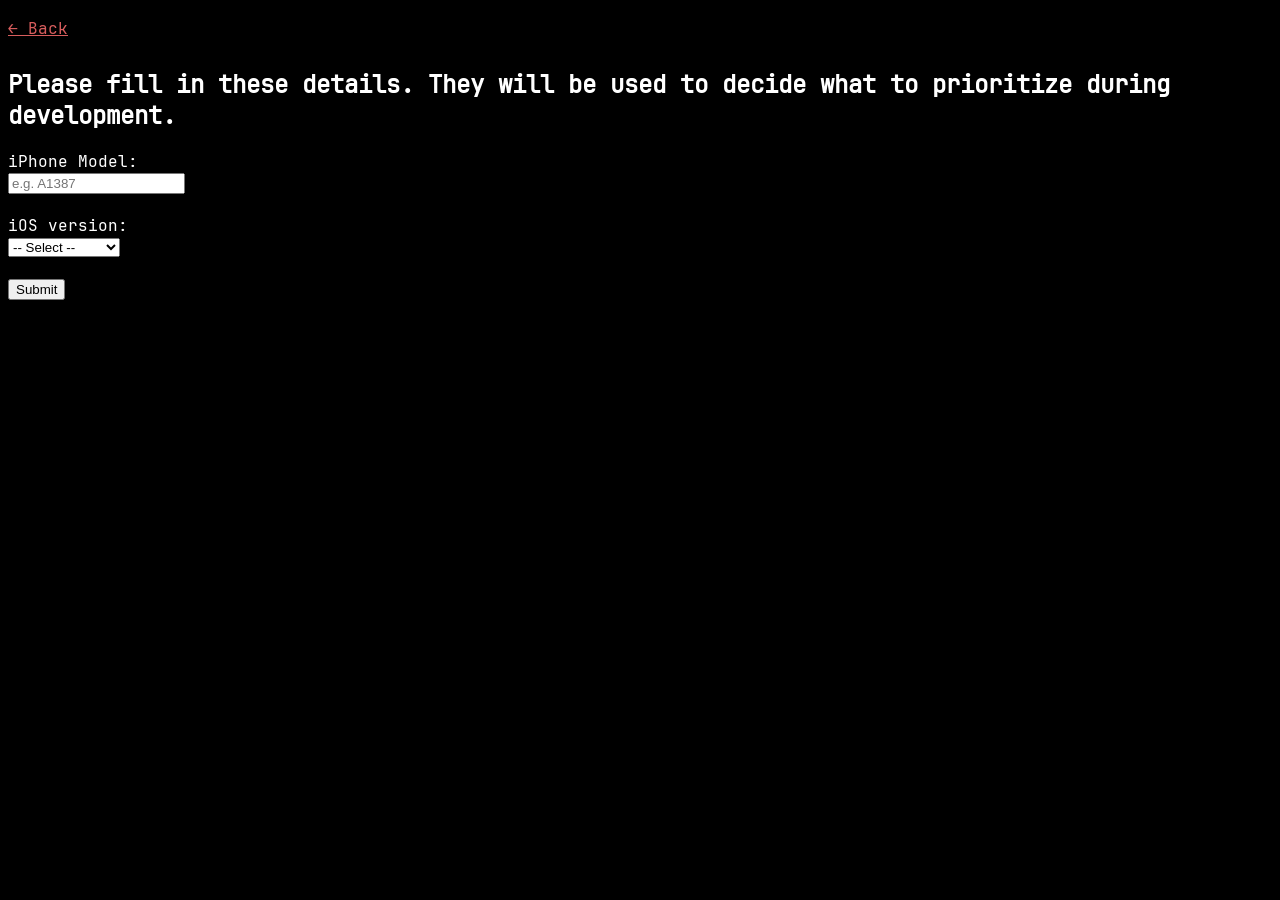
<file: survey.html>
<!--
    Copyright (C) 2020-2026 Anirudh Menon
    This program is free software: you can redistribute it and/or modify it under the terms of the GNU General Public License as published by the Free Software Foundation, version 3.
    This program is distributed in the hope that it will be useful, but WITHOUT ANY WARRANTY; without even the implied warranty of MERCHANTABILITY or FITNESS FOR A PARTICULAR PURPOSE. See the GNU General Public License for more details.
    You should have received a copy of the GNU General Public License along with this program. If not, see <https://www.gnu.org/licenses/>.
-->

<!DOCTYPE html>
<html>

<head>
    <meta name="viewport" content="width=device-width, initial-scale=1">
    <link rel="stylesheet" href="style.css">
    <title>Legacy-iOS-Hub: Survey</title>
</head>


<body>
    <a class="back-button" href="index.html">&larr; Back</a>
    <h2>Please fill in these details. They will be used to decide what to prioritize during development.</h2>
    <form
        action="https://docs.google.com/forms/d/e/1FAIpQLSetbcUxpZXDwHYYvrCVymVjqZu7K1FRKISE0AVNwgYJBTQPGw/formResponse"
        method="POST" target="hidden_iframe">
        <label for="model">iPhone Model:</label><br>
        <input type="text" id="model" name="entry.402875006" placeholder="e.g. A1387" required><br><br>
        <label for="ios">iOS version:</label><br>
        <select id="ios_version" name="entry.1696785117" required>
            <option value="">-- Select --</option>
            <option value="iOS 4 or earlier">iOS 4 or earlier</option>
            <option value="iOS 5">iOS 5</option>
            <option value="iOS 6">iOS 6</option>
            <option value="iOS 7">iOS 7</option>
            <option value="iOS 8">iOS 8</option>
            <option value="iOS 9">iOS 9</option>
            <option value="iOS 10">iOS 10</option>
            <option value="iOS 11">iOS 11</option>
            <option value="iOS 12 or later">iOS 12 or later</option>
        </select><br><br>

        <input type="submit" value="Submit">
    </form>

    <iframe name="hidden_iframe" style="display:none;"></iframe>

</body>

</html>
</file>
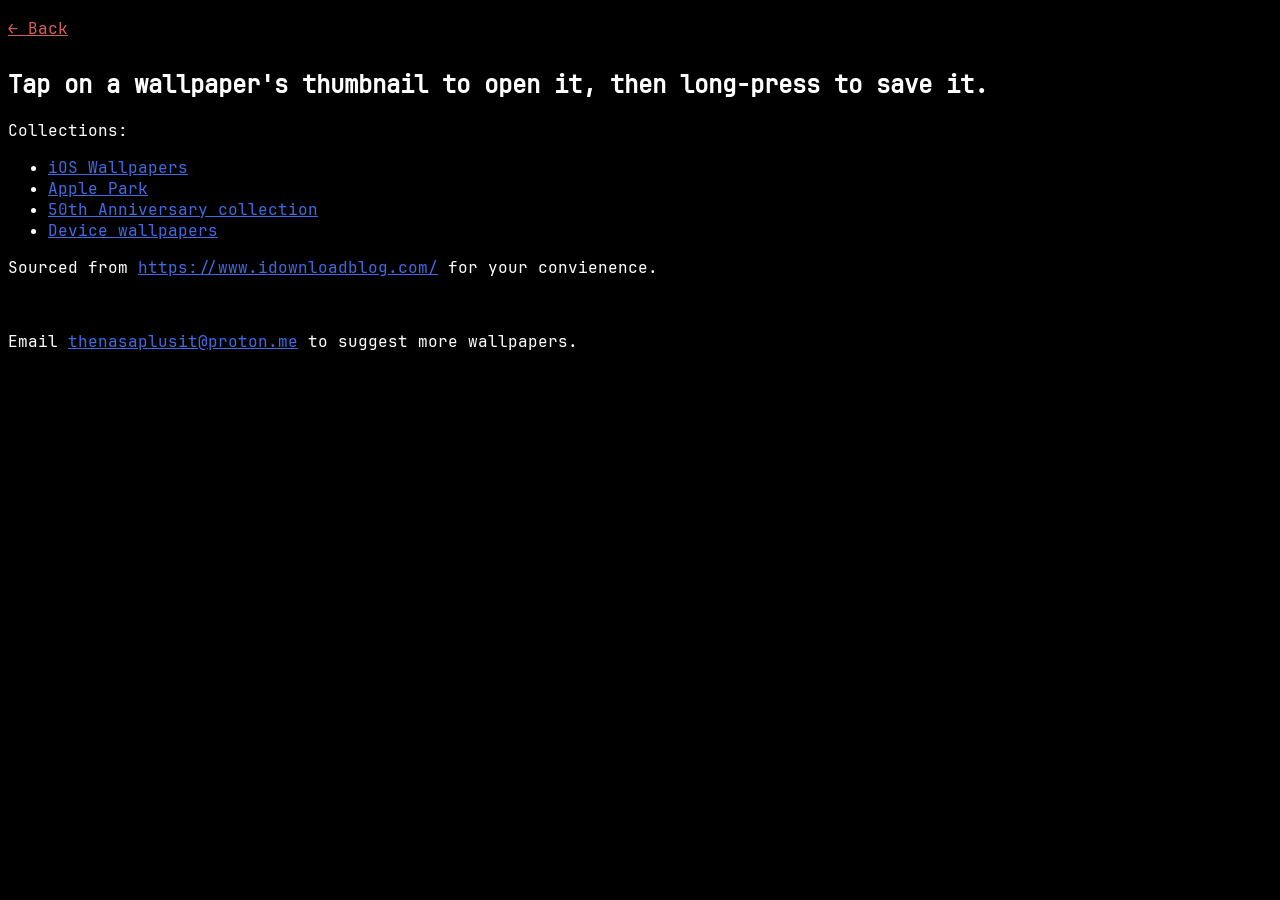
<file: wallpapers.html>
<!--
    Copyright (C) 2020-2026 Anirudh Menon
    This program is free software: you can redistribute it and/or modify it under the terms of the GNU General Public License as published by the Free Software Foundation, version 3.
    This program is distributed in the hope that it will be useful, but WITHOUT ANY WARRANTY; without even the implied warranty of MERCHANTABILITY or FITNESS FOR A PARTICULAR PURPOSE. See the GNU General Public License for more details.
    You should have received a copy of the GNU General Public License along with this program. If not, see <https://www.gnu.org/licenses/>.
-->

<!DOCTYPE html>
<html>

<head>
    <meta name="viewport" content="width=device-width, initial-scale=1">
    <link rel="stylesheet" href="style.css">
    <title>Legacy-iOS-Hub: Wallpapers</title>
</head>


<body>
    <a class="back-button" href="index.html">&larr; Back</a>
    <h2>Tap on a wallpaper's thumbnail to open it, then long-press to save it.</h2>
    <p>Collections:</p>
    <ul>
        <li><a href="wallpapers/aapl_os_wallpapers/index.html">iOS Wallpapers</a></li>
        <li><a href="wallpapers/aapl_park/index.html">Apple Park</a></li>
        <li><a href="wallpapers/appl_50th_anniversary/index.html">50th Anniversary collection</a></li>
        <li><a href="wallpapers/aapl_device_wallpapers/index.html">Device wallpapers</a></li>
    </ul>

    <footer>
        <p>Sourced from <a href="https://www.idownloadblog.com/">https://www.idownloadblog.com/</a> for your
            convienence.</p>
        <br>
        <p>Email <a href="mailto:thenasaplusit@proton.me">thenasaplusit@proton.me</a> to suggest more wallpapers.</p>
    </footer>
</body>

</html>
</file>
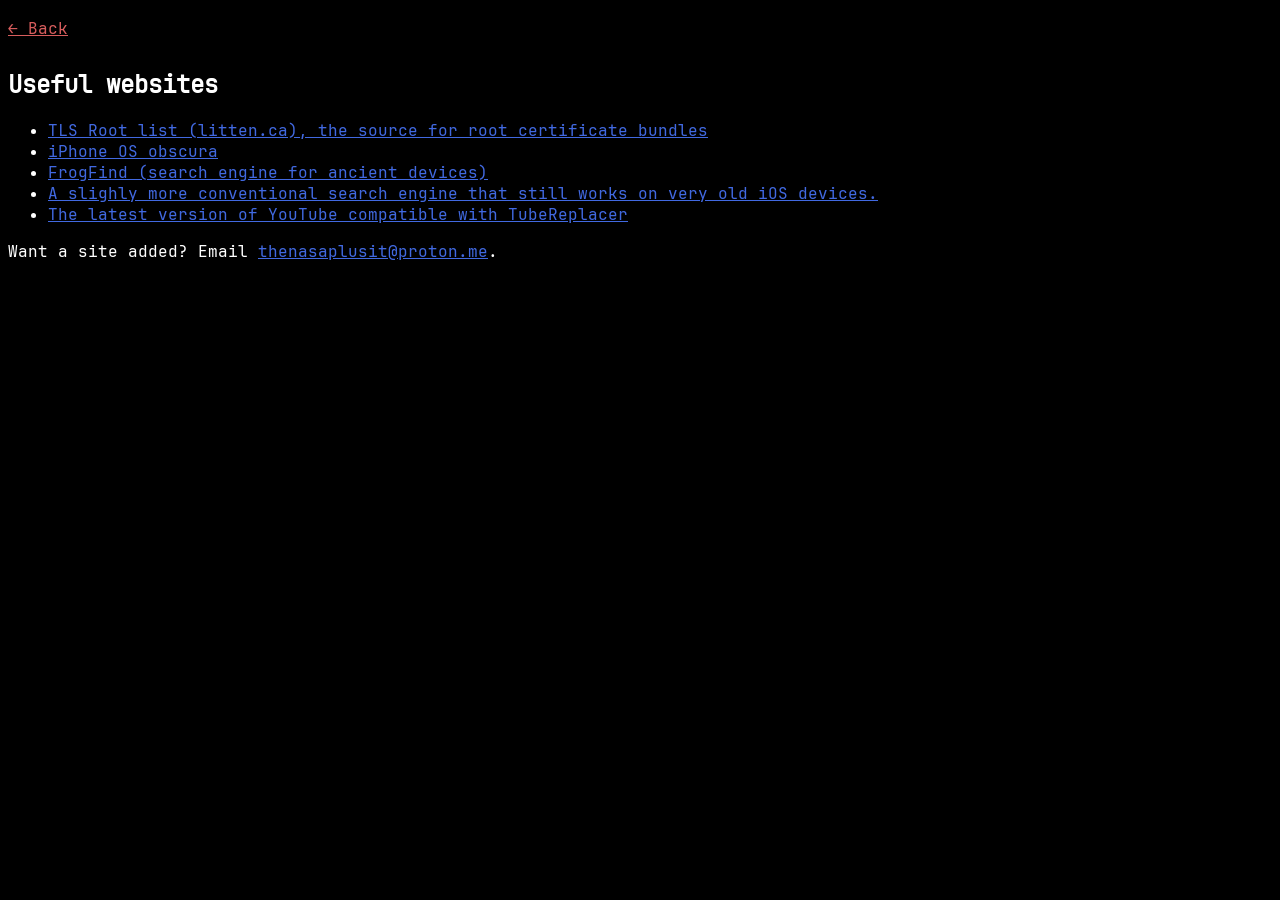
<file: websites.html>
<!--
    Copyright (C) 2020-2026 Anirudh Menon
    This program is free software: you can redistribute it and/or modify it under the terms of the GNU General Public License as published by the Free Software Foundation, version 3.
    This program is distributed in the hope that it will be useful, but WITHOUT ANY WARRANTY; without even the implied warranty of MERCHANTABILITY or FITNESS FOR A PARTICULAR PURPOSE. See the GNU General Public License for more details.
    You should have received a copy of the GNU General Public License along with this program. If not, see <https://www.gnu.org/licenses/>.
-->

<!DOCTYPE html>
<html>

<head>
    <meta charset="utf-8">
    <link rel="stylesheet" href="style.css">
    <title>Legacy-iOS-Hub: Useful websites</title>
    <meta name="viewport" content="width=device-width, initial-scale=1">
</head>

<body>
    <a class="back-button" href="index.html">&larr; Back</a>
    <h2>Useful websites</h2>
    <ul>
        <li><a href="https://tlsroot.litten.ca/">TLS Root list (litten.ca), the source for root certificate bundles</a>
        </li>
        <li><a href="https://iphoneosobscura.litten.ca/">iPhone OS obscura</a></li>
        <li><a href="http://frogfind.de/?lg=en-us">FrogFind (search engine for ancient devices)</a></li>
        <li><a href="https://html.duckduckgo.com">A slighly more conventional search engine that still works on very old
                iOS devices.</a></li>
        <li><a href="https://iphoneosobscura.litten.ca/getAppVersionLinks/com.google.ios.youtube/1.4.0">The latest
                version of YouTube compatible with TubeReplacer</a></li>
    </ul>

    <footer>
        <p>Want a site added? Email <a href="mailto:thenasaplusit@proton.me">thenasaplusit@proton.me</a>.</p>
    </footer>
</body>

</html>
</file>
<file: style.css>
/* 
    Copyright (C) 2020-2026 Anirudh Menon This program is free software: you can redistribute it and/or modify it under the terms of the GNU General Public License as published by the Free Software Foundation,
    version 3. This program is distributed in the hope that it will be useful,
    but WITHOUT ANY WARRANTY;
    without even the implied warranty of MERCHANTABILITY or FITNESS FOR A PARTICULAR PURPOSE. See the GNU General Public License for more details. You should have received a copy of the GNU General Public License along with this program. If not,
    see <https: //www.gnu.org/licenses/>.
*/
@font-face {
    font-family: JetBrainsMono;
    /* set name */
    src: url(font/JBM.ttf);
}


body {
    font-family: JetBrainsMono, "Noto Sans", sans-serif;
    background-color: #000000;
    color: #FFFFFF
}

a {
    color: royalblue;
    text-decoration: underline;
}

a:hover {
    color: royalblue;
}

a:visited {
    color: royalblue;
}

.back-button {
    display: inline-block;
    margin: 10px 0;
    color: #D75D5D;
}
</file>
